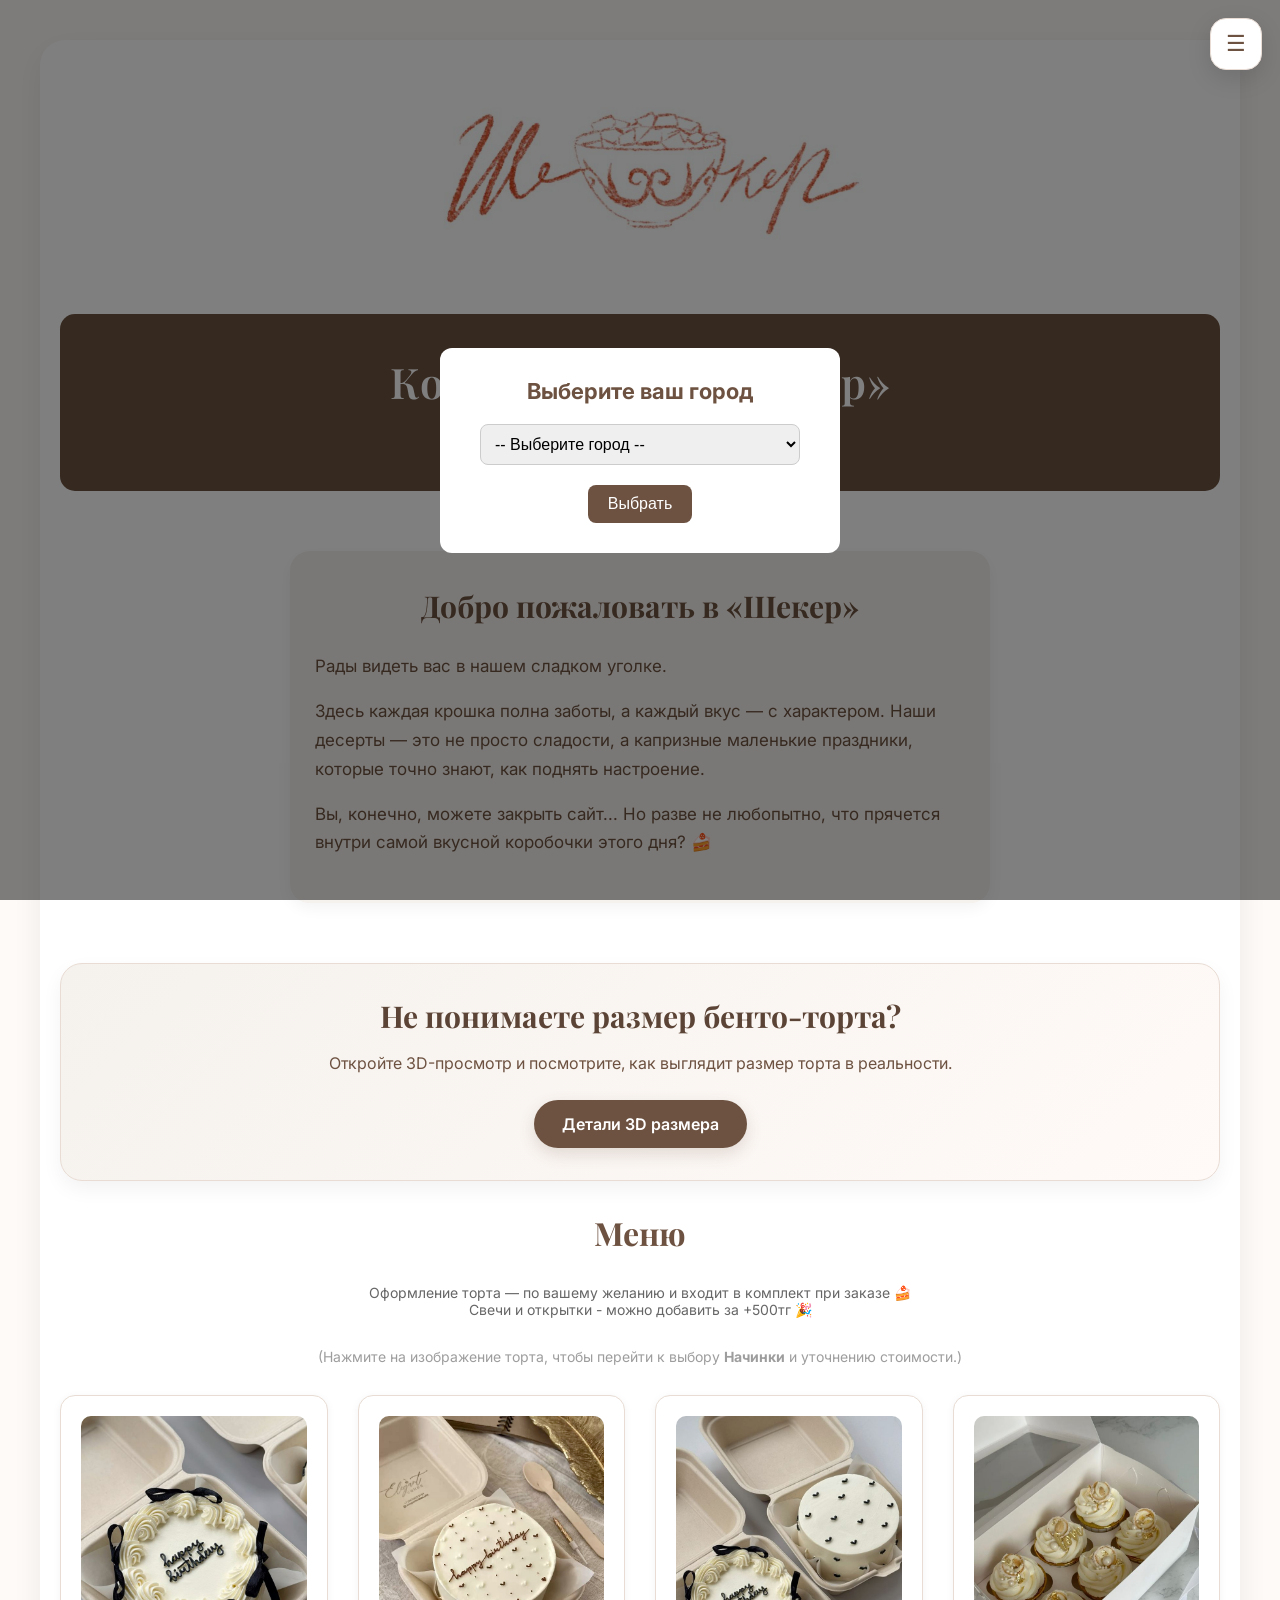
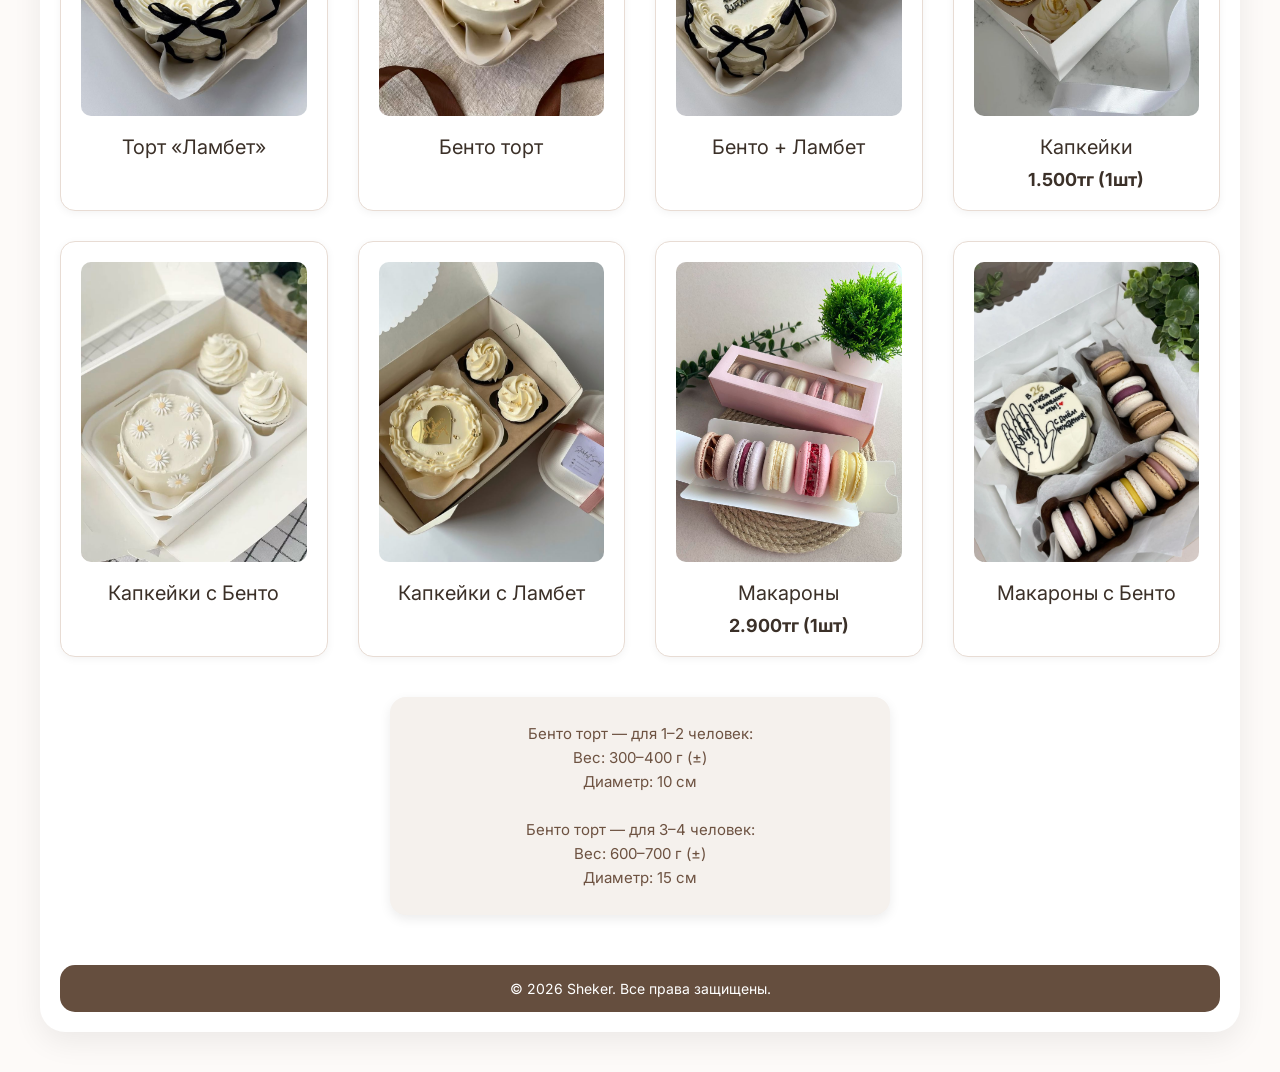
<file: index.html>
<!DOCTYPE html>
<html lang="ru">
<head>
  <meta charset="UTF-8" />
  <meta name="viewport" content="width=device-width, initial-scale=1.0"/>
  <title>Кондитерская Шекер - Главная</title>

  <link href="https://fonts.googleapis.com/css2?family=Inter:wght@400;500&family=Playfair+Display:wght@600&display=swap" rel="stylesheet">

  <!-- Основные стили сайта -->
  <link rel="stylesheet" href="main.css">

  <!-- Стили профиля -->
  <link rel="stylesheet" href="profile.css">
</head>

<body>

  <!-- Модал города -->
  <div class="modal" id="cityModal">
    <div class="modal-content">
      <h2>Выберите ваш город</h2>
      <select id="citySelect">
        <option disabled selected>-- Выберите город --</option>
        <option>Алматы</option>
        <option>Астана</option>
        <option>Шымкент</option>
        <option>Караганда</option>
        <option>Актобе</option>
        <option>Тараз</option>
        <option>Усть-Каменогорск</option>
        <option>Костанай</option>
        <option>Павлодар</option>
        <option>Атырау</option>
        <option>Кызылорда</option>
        <option>Уральск</option>
        <option>Петропавловск</option>
        <option>Семей</option>
      </select>
      <button id="cityChooseBtn">Выбрать</button>
    </div>
  </div>

  <!-- Сообщение -->
  <div class="city-message" id="cityMessage"></div>

  <main>
    <div class="wrapper">
      <header>
        <div class="header-wrapper">
          <img src="sheker.jpeg" alt="Кондитерская Шекер" width="450" height="200">
        </div>
      </header>

      <div class="hero">
        <h1>Кондитерская «Шекер»</h1>
        <nav>
          <a href="#top">Главная</a>
          <a href="#catalog">Меню</a>
          <a href="projectNA3.html">Начинки</a>
          <a href="projectNA4.html">Связь</a>
        </nav>
      </div>

     <section class="hero-text"> <h2>Добро пожаловать в «Шекер»</h2> <p>Рады видеть вас в нашем сладком уголке. </p> <p>Здесь каждая крошка полна заботы, а каждый вкус — с характером. Наши десерты — это не просто сладости, а капризные маленькие праздники, которые точно знают, как поднять настроение.</p> <p>Вы, конечно, можете закрыть сайт... Но разве не любопытно, что прячется внутри самой вкусной коробочки этого дня? 🍰</p> </section>

      <section id="catalog">
       <section class="size-3d-preview">
  <div class="size-3d-box">
    <div class="size-3d-text">
      <h2>Не понимаете размер бенто-торта?</h2>
      <p>
        Откройте 3D-просмотр и посмотрите, как выглядит размер торта в реальности.
      </p>
      <a href="cake-size-3d.html" class="size-3d-btn">Детали 3D размера</a>
    </div>
  </div>
</section> 
        <h1 class="catalog-title">Меню</h1>

        <p class="info-text">
          Оформление торта — по вашему желанию и входит в комплект при заказе 🍰<br>
          Свечи и открытки - можно добавить за +500тг 🎉
        </p>

        <p class="info-text light">
          (Нажмите на изображение торта, чтобы перейти к выбору <strong>Начинки</strong> и уточнению стоимости.)
        </p>
<!-- Анимация -->
    <div class="cake-left"><img src="cake.PNG" alt="cake" width="50" height="50"></div>
    <div class="cake-right"><img src="cake.PNG" alt="cake" width="50" height="50"></div>
    <div class="cake-left delay1"><img src="cake.PNG" alt="cake" width="50" height="50"></div>
    <div class="cake-right delay2"><img src="cake.PNG" alt="cake" width="50" height="50"></div>
    <div class="cake-left delay3"><img src="cake.PNG" alt="cake" width="50" height="50"></div>
    <div class="cake-right delay4"><img src="cake.PNG" alt="cake" width="50" height="50"></div>
    
        <div class="product-grid">
          <div class="product-card">
            <a href="projectNA3.html?cake=lambet"><img src="lambet.jpg" alt="Ламбет"></a>
            <div class="product-name">Торт «Ламбет»</div>
          </div>

          <div class="product-card">
            <a href="projectNA3.html?cake=bento"><img src="benn.jpg" alt="Бенто"></a>
            <div class="product-name">Бенто торт</div>
          </div>

          <div class="product-card">
            <a href="projectNA3.html?cake=lamben"><img src="lamben.jpg" alt="Бенто + Ламбет"></a>
            <div class="product-name">Бенто + Ламбет</div>
          </div>

          <div class="product-card">
            <a href="projectNA3.html?cake=cupcake"><img src="cape.jpg" alt="Капкейки"></a>
            <div class="product-name">Капкейки</div>
            <div class="product-price">1.500тг (1шт)</div>
          </div>

          <div class="product-card">
            <a href="projectNA3.html?cake=capeben"><img src="capeben.jpg" alt="Капкейки с Бенто"></a>
            <div class="product-name">Капкейки с Бенто</div>
          </div>

          <div class="product-card">
            <a href="projectNA3.html?cake=capelambet"><img src="capelambet.jpg" alt="Капкейки с Ламбет"></a>
            <div class="product-name">Капкейки с Ламбет</div>
          </div>

          <div class="product-card">
            <a href="projectNA3.html?cake=macarons"><img src="macaroon.jpeg" alt="Макарон"></a>
            <div class="product-name">Макароны</div>
            <div class="product-price">2.900тг (1шт)</div>
          </div>

          <div class="product-card">
            <a href="projectNA3.html?cake=becmaca"><img src="benmaca.jpeg" alt="Макароны с Бенто"></a>
            <div class="product-name">Макароны с Бенто</div>
          </div>
        </div>

        <div class="cake-info-box">
          Бенто торт — для 1–2 человек:<br>
          Вес: 300–400 г (±)<br>
          Диаметр: 10 см<br><br>
          Бенто торт — для 3–4 человек:<br>
          Вес: 600–700 г (±)<br>
          Диаметр: 15 см
        </div>
      </section>

      <footer>
        © 2026 Sheker. Все права защищены.
      </footer>
    </div>
  </main>

  <!-- ===== Профиль (один и тот же блок на всех страницах) ===== -->
  <div id="shekerSidebar">
    <button id="shekerBurger" aria-label="Открыть меню">☰</button>
    <div id="shekerMenu" class="hidden">
      <button data-action="profile">👤 Профиль</button>
      <button data-action="settings">⚙️ Настройки</button>
      <button data-action="lang">🌐 Язык</button>
      <button data-action="support">💬 Поддержка</button>
      <button data-action="logout" class="danger">🚪 Выход</button>
    </div>
  </div>

  <div id="shekerAuthPrompt" class="hidden">
    <div class="box">
      <div class="title">Добро пожаловать в «Шекер» 🤎</div>
      <div class="text">
        Чтобы увидеть весь ассортимент, выбрать начинки и оформить заказ,
        пожалуйста, войдите в аккаунт или зарегистрируйтесь.
      </div>
      <button id="shekerOpenAuth">Войти</button>
    </div>
  </div>

  <div id="shekerAuthModal" class="hidden">
    <div class="sheker-auth-window">
      <div class="modalHead">
        <div class="modalTitle">Профиль</div>
        <div class="headBtns">
          <button id="shekerEditBtn" class="iconBtn" aria-label="Редактировать">✏️</button>
          <button id="shekerAuthClose" class="iconBtn" aria-label="Закрыть">✕</button>
        </div>
      </div>

      <div id="shekerProfileView" class="profileView">
        <div class="row"><span class="k">Фамилия</span><span class="v" id="viewLastName">—</span></div>
        <div class="row"><span class="k">Имя</span><span class="v" id="viewFirstName">—</span></div>
        <div class="row"><span class="k">Телефон</span><span class="v" id="viewPhone">—</span></div>
        <div class="row"><span class="k">Почта</span><span class="v" id="viewEmail">—</span></div>
        <div class="hint">Чтобы изменить данные, нажмите ✏️.</div>
      </div>

      <div id="shekerProfileEdit" class="profileEdit hidden">
        <div class="grid">
          <label>Фамилия <input id="shekerLastName" type="text"></label>
          <label>Имя <input id="shekerFirstName" type="text"></label>
          <label>Телефон <input id="shekerPhone" type="tel"></label>
          <label>Почта <input id="shekerEmail" type="email"></label>
        </div>
        <div class="actions">
          <button id="shekerSaveAuth">Сохранить</button>
        </div>
        <div class="hint">Данные сохраняются на этом устройстве.</div>
      </div>
    </div>
  </div>

  <div id="shekerToast" class="hidden">
    <div class="toastText" id="shekerToastText">Успешно вошли! Приятного выбора 🎂</div>
  </div>

  <!-- Скрипты -->
  <script src="city.js"></script>
  <script src="profile.js"></script>
</body>
</html>
</file>
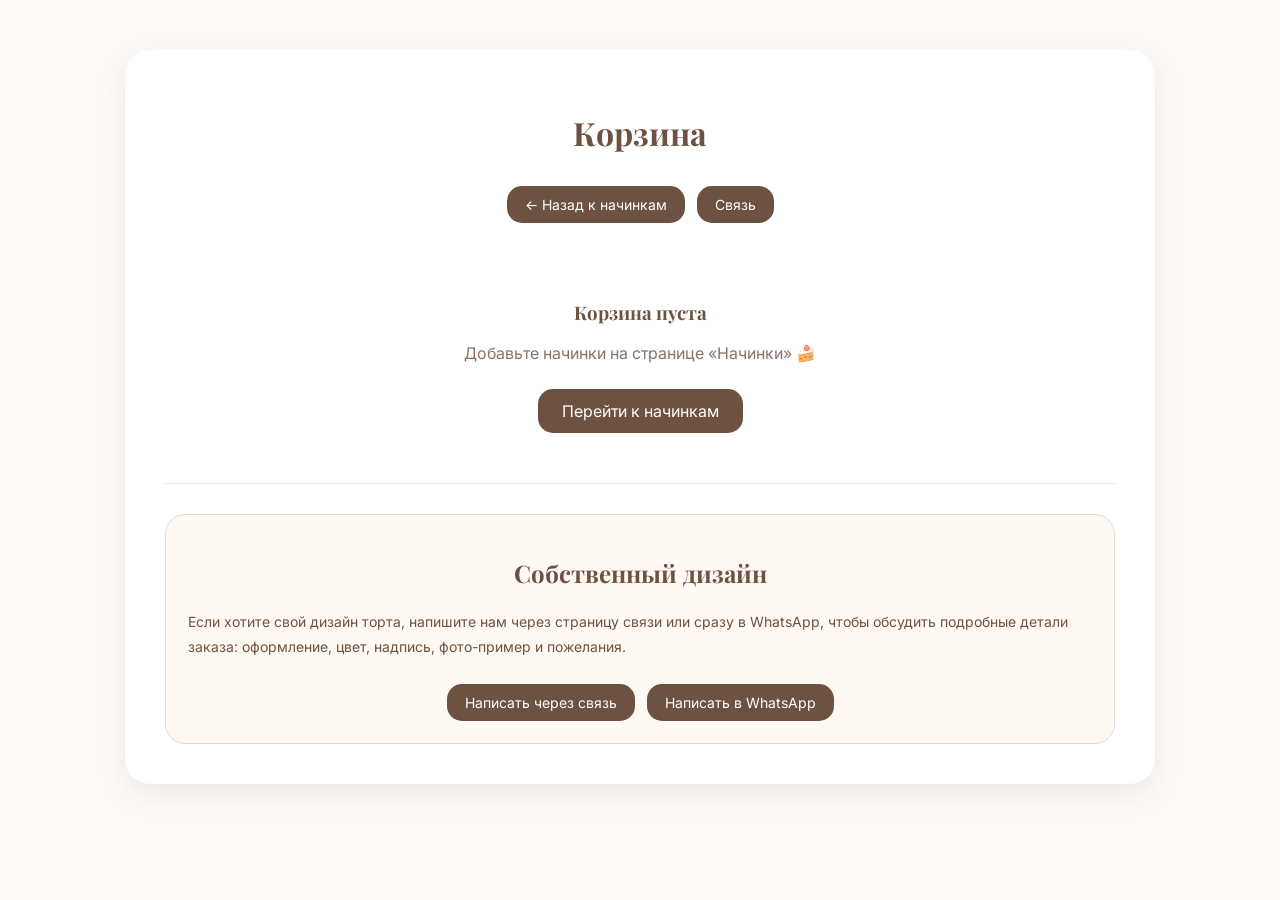
<file: cart.html>
<!DOCTYPE html>
<html lang="ru">
<head>
  <meta charset="UTF-8">
  <title>Корзина — Шекер</title>
  <meta name="viewport" content="width=device-width, initial-scale=1.0">

  <link href="https://fonts.googleapis.com/css2?family=Inter:wght@400;500;600&family=Playfair+Display:wght@600&display=swap" rel="stylesheet">

  <style>
    body {
      margin: 0;
      font-family: 'Inter', sans-serif;
      background: #fdfaf8;
      color: #6d5241;
    }

    .wrapper {
      max-width: 950px;
      margin: 50px auto;
      background: white;
      border-radius: 25px;
      padding: 40px;
      box-shadow: 0 10px 30px rgba(0,0,0,0.08);
    }

    h1, h2, h3 {
      text-align: center;
      font-family: 'Playfair Display', serif;
    }

    .top-actions {
      display: flex;
      justify-content: center;
      gap: 12px;
      flex-wrap: wrap;
      margin: 18px 0 28px;
    }

    .btn {
      padding: 12px 24px;
      background: #6d5241;
      color: white;
      border: none;
      border-radius: 15px;
      font-size: 16px;
      cursor: pointer;
      margin-top: 10px;
      display: inline-block;
      text-decoration: none;
      transition: 0.2s ease;
    }

    .btn:hover {
      background: #5a4032;
    }

    .btn-small {
      padding: 10px 18px;
      font-size: 14px;
    }

    .btn-light {
      background: #fff0e8;
      color: #6d5241;
    }

    .cart-item {
      display: flex;
      gap: 20px;
      align-items: center;
      margin-bottom: 24px;
      padding-bottom: 20px;
      border-bottom: 1px solid #f0e4dd;
    }

    .cart-item img {
      width: 120px;
      height: 120px;
      border-radius: 20px;
      object-fit: cover;
    }

    .price {
      font-size: 18px;
      font-weight: bold;
    }

    .section {
      display: none;
      margin-top: 40px;
    }

    .summary-box {
      background: #fff8f3;
      border: 1px solid #ead8cc;
      border-radius: 20px;
      padding: 22px;
      margin-bottom: 30px;
      display: none;
    }

    .summary-grid {
      display: grid;
      grid-template-columns: 1fr 1fr;
      gap: 16px;
      margin-top: 16px;
    }

    .summary-card {
      background: white;
      border: 1px solid #eadfd7;
      border-radius: 16px;
      padding: 16px;
    }

    .summary-card p {
      margin: 0;
      line-height: 1.7;
      font-size: 14px;
    }

    .filling-list {
      list-style: none;
      padding-left: 0;
      margin-top: 12px;
    }

    .filling-list li {
      padding: 8px 0;
      border-bottom: 1px dashed #ead8cc;
      display: flex;
      justify-content: space-between;
      gap: 10px;
      font-size: 14px;
    }

    .filling-list li:last-child {
      border-bottom: none;
    }

    .extras-box {
      display: none;
      margin: 20px 0 25px;
      padding: 18px;
      border-radius: 18px;
      background: #fff8f3;
      border: 1px solid #ead8cc;
    }

    .extras-row {
      display: none;
      margin-top: 12px;
      font-size: 15px;
      color: #6d5241;
    }

    .pay-box {
      max-width: 420px;
      margin: 0 auto;
      display: flex;
      flex-direction: column;
      gap: 10px;
    }

    .pay-box button {
      width: 100%;
      padding: 10px;
      border-radius: 12px;
      border: none;
      background: #f3ece7;
      color: #6d5241;
      cursor: pointer;
      font-size: 15px;
    }

    .timeline {
      margin: 40px 0;
      position: relative;
    }

    .line {
      height: 4px;
      background: #e0d4cc;
      border-radius: 5px;
      position: relative;
    }

    .cake {
      position: absolute;
      top: -18px;
      left: 0%;
      font-size: 28px;
      transition: left 0.5s ease;
    }

    .steps {
      display: flex;
      justify-content: space-between;
      font-size: 14px;
      margin-top: 10px;
    }

    .address input {
      width: calc(100% - 20px);
      padding: 10px;
      margin-top: 8px;
      border-radius: 10px;
      border: 1px solid #ddd;
      font-family: 'Inter', sans-serif;
    }

    .saved-address {
      padding: 12px;
      background: #f3ece7;
      border-radius: 12px;
      margin-top: 10px;
    }

    iframe {
      width: 100%;
      height: 300px;
      border-radius: 20px;
      border: none;
      margin-top: 20px;
    }

    .custom-design-box {
      background: #fff8f3;
      border: 1px solid #ead8cc;
      border-radius: 20px;
      padding: 22px;
      margin-top: 30px;
    }

    .custom-design-box p {
      line-height: 1.8;
      font-size: 14px;
      margin: 10px 0 14px;
    }

    .custom-design-actions {
      display: flex;
      gap: 12px;
      flex-wrap: wrap;
      justify-content: center;
    }

    .empty-box {
      text-align: center;
      width: 100%;
      padding: 30px 0;
    }

    @media (max-width: 760px) {
      .wrapper {
        margin: 20px 12px;
        padding: 22px 16px;
      }

      .cart-item {
        flex-direction: column;
        text-align: center;
      }

      .summary-grid {
        grid-template-columns: 1fr;
      }
    }
  </style>
</head>
<body>

<div class="wrapper">
  <h1>Корзина</h1>

  <div class="top-actions">
    <a class="btn btn-small" href="projectNA3.html">← Назад к начинкам</a>
    <a class="btn btn-small" href="projectNA4.html">Связь</a>
  </div>

  <div class="summary-box" id="orderSummary">
    <h2>Детали заказа</h2>

    <div class="summary-grid">
      <div class="summary-card">
        <h3 style="margin-top:0; margin-bottom:10px;">Какой торт</h3>
        <p id="summaryCake">Бенто торт</p>
      </div>

      <div class="summary-card">
        <h3 style="margin-top:0; margin-bottom:10px;">Сколько позиций в заказе</h3>
        <p id="summaryCount">0 шт</p>
      </div>
    </div>

    <div class="summary-card" style="margin-top:16px;">
      <h3 style="margin-top:0; margin-bottom:10px;">Выбранные начинки</h3>
      <ul class="filling-list" id="summaryFillings"></ul>
    </div>

    <div class="summary-card" style="margin-top:16px;">
      <h3 style="margin-top:0; margin-bottom:10px;">Общая сумма</h3>
      <p id="summaryTotal">0 тг</p>
    </div>
  </div>

  <div class="cart-item" id="cartItem"></div>

  <div class="extras-box" id="extrasBox">
    <label style="display:flex; align-items:center; gap:12px; font-size:16px; cursor:pointer;">
      <input type="checkbox" id="extrasCheckbox" style="width:18px; height:18px;">
      Свечи / открытка (+500 тг)
    </label>

    <div class="extras-row" id="extrasRow">
      Добавлено: <strong>Свечи / открытка — 500 тг</strong>
    </div>
  </div>

  <div style="text-align:center;">
    <button class="btn" id="payBtn">Оплатить</button>
  </div>

  <div class="custom-design-box">
    <h2>Собственный дизайн</h2>
    <p>
      Если хотите свой дизайн торта, напишите нам через страницу связи
      или сразу в WhatsApp, чтобы обсудить подробные детали заказа:
      оформление, цвет, надпись, фото-пример и пожелания.
    </p>

    <div class="custom-design-actions">
      <a class="btn btn-small" href="projectNA4.html">Написать через связь</a>
      <a class="btn btn-small" href="https://wa.me/77079756274" target="_blank">Написать в WhatsApp</a>
    </div>
  </div>

  <!-- PAYMENT -->
  <div class="section" id="payment">
    <h2>Способ оплаты</h2>
    <div class="pay-box">
     <button onclick="fakePay('Kaspi')">Kaspi</button>
<button onclick="fakePay('Halyk Bank')">Halyk Bank</button>
<button onclick="fakePay('Freedom Bank')">Freedom Bank</button>
<button onclick="fakePay('Eurasian Bank')">Eurasian Bank</button>
      <button>Ввести карту вручную</button>
    </div>
  </div>

  <!-- SUCCESS -->
  <div class="section" id="success">
    <h2>✅ Заказ подтверждён</h2>

    <div class="timeline">
      <div class="line">
        <div class="cake" id="cake">🍰</div>
      </div>
      <div class="steps">
        <span>Подтверждён</span>
        <span>Готовится</span>
        <span>Готово</span>
      </div>
    </div>
  </div>

  <!-- DELIVERY -->
  <div class="section" id="delivery">
    <h2>Как получить заказ?</h2>
    <div style="text-align:center;">
      <button class="btn btn-small" onclick="showPickup()">Самовывоз</button>
      <button class="btn btn-small" onclick="showCourier()">Курьер</button>
    </div>
  </div>

  <!-- PICKUP -->
  <div class="section" id="pickupSection">
    <p><strong>Заказ №12</strong></p>
    <p>г. Астана, ул. Кунаева, 12</p>
  </div>

  <!-- COURIER -->
  <div class="section" id="courierSection">
    <div class="address" id="addressInput">
      <input placeholder="Улица, дом">
      <input placeholder="Квартира">
      <input placeholder="Подъезд">
      <input placeholder="Этаж">
      <button class="btn btn-small" onclick="saveAddress()">Сохранить адрес</button>
    </div>

    <div class="section" id="courierStatus">
      <p>🚚 Ищем курьера...</p>
    </div>

    <div class="section" id="courierInfo">
      <p>👤 Арман, курьер в пути к вам</p>
      <button class="btn btn-small" onclick="showMap()">Показать карту</button>
    </div>

    <div class="section" id="map">
      <iframe src="https://www.google.com/maps?q=Астана%20Кунаева%2012&output=embed"></iframe>
    </div>
  </div>
</div>

<script>
  const cartItemEl = document.getElementById('cartItem');
  const orderSummary = document.getElementById('orderSummary');
  const summaryCake = document.getElementById('summaryCake');
  const summaryCount = document.getElementById('summaryCount');
  const summaryFillings = document.getElementById('summaryFillings');
  const summaryTotal = document.getElementById('summaryTotal');

  const extrasBox = document.getElementById('extrasBox');
  const extrasCheckbox = document.getElementById('extrasCheckbox');
  const extrasRow = document.getElementById('extrasRow');

  const payBtn = document.getElementById('payBtn');
  const payment = document.getElementById('payment');
  const success = document.getElementById('success');
  const delivery = document.getElementById('delivery');
  const cake = document.getElementById('cake');

  function getCart() {
    try {
      return JSON.parse(localStorage.getItem('cartItems') || '[]');
    } catch {
      return [];
    }
  }

  function saveCart(items) {
    localStorage.setItem('cartItems', JSON.stringify(items));
  }

  function getExtras() {
    return localStorage.getItem('cartExtras') === '1';
  }

  function saveExtras(value) {
    localStorage.setItem('cartExtras', value ? '1' : '0');
  }

  function formatTg(n) {
    return Number(n).toString().replace(/\B(?=(\d{3})+(?!\d))/g, ' ') + ' тг';
  }

  function totalSum(cart) {
    let total = cart.reduce((sum, i) => sum + i.price * i.qty, 0);
    if (getExtras()) total += 500;
    return total;
  }

  function totalCount(cart) {
    return cart.reduce((sum, i) => sum + i.qty, 0);
  }

  function getSelectedCakeName() {
    return localStorage.getItem('selectedCakeName') || 'Бенто торт';
  }

  function renderSummary(cart) {
    if (!cart.length) {
      orderSummary.style.display = 'none';
      return;
    }

    orderSummary.style.display = 'block';
    summaryCake.textContent = getSelectedCakeName();
    summaryCount.textContent = `${totalCount(cart)} шт`;
    summaryTotal.textContent = formatTg(totalSum(cart));

    let html = cart.map(item => `
      <li>
        <span>${item.name} × ${item.qty}</span>
        <strong>${formatTg(item.price * item.qty)}</strong>
      </li>
    `).join('');

    if (getExtras()) {
      html += `
        <li>
          <span>Свечи / открытка × 1</span>
          <strong>${formatTg(500)}</strong>
        </li>
      `;
    }

    summaryFillings.innerHTML = html;
  }

  function renderCart() {
    const cart = getCart();
    const hasExtras = getExtras();

    renderSummary(cart);

    if (!cart.length) {
      cartItemEl.innerHTML = `
        <div class="empty-box">
          <h3 style="font-family:'Playfair Display',serif;">Корзина пуста</h3>
          <p style="margin-top:8px; opacity:.8;">Добавьте начинки на странице «Начинки» 🍰</p>
          <a class="btn" style="text-decoration:none;" href="projectNA3.html">Перейти к начинкам</a>
        </div>
      `;
      payBtn.style.display = 'none';
      extrasBox.style.display = 'none';
      return;
    }

    payBtn.style.display = 'inline-block';
    extrasBox.style.display = 'block';
    extrasCheckbox.checked = hasExtras;
    extrasRow.style.display = hasExtras ? 'block' : 'none';

    cartItemEl.innerHTML = `
      <div style="width:100%;">
        ${cart.map(item => `
          <div class="cart-item">
            <img src="${item.image}" alt="${item.name}">
            <div style="flex:1;">
              <h3 style="margin:0 0 6px; text-align:left; font-family:Inter,sans-serif;">${item.name}</h3>
              <div class="price">${formatTg(item.price)}</div>

              <div style="display:flex; align-items:center; gap:10px; margin-top:10px; flex-wrap:wrap;">
                <button class="btn btn-small" onclick="decQty('${item.id}')">−</button>
                <div style="min-width:34px; text-align:center; font-weight:600;">${item.qty}</div>
                <button class="btn btn-small" onclick="incQty('${item.id}')">+</button>

                <button class="btn btn-small btn-light" style="margin-left:auto;" onclick="removeItem('${item.id}')">
                  Удалить
                </button>
              </div>

              <div style="margin-top:10px; opacity:.9;">
                Сумма: <strong>${formatTg(item.price * item.qty)}</strong>
              </div>
            </div>
          </div>
        `).join('')}

        ${hasExtras ? `
          <div class="cart-item" style="background:#fff8f3; border-radius:18px; padding:18px;">
            <div style="flex:1;">
              <h3 style="margin:0 0 6px; text-align:left; font-family:Inter,sans-serif;">Свечи / открытка</h3>
              <div class="price">${formatTg(500)}</div>
              <div style="margin-top:10px; opacity:.9;">Дополнение к заказу</div>
            </div>
          </div>
        ` : ''}

        <div style="border-top:1px solid #eee; padding-top:18px; display:flex; justify-content:space-between; align-items:center; flex-wrap:wrap; gap:12px;">
          <div style="font-size:18px; font-weight:700;">
            Итого: ${formatTg(totalSum(cart))}
          </div>

          <button class="btn btn-small btn-light" onclick="clearCart()">
            Очистить корзину
          </button>
        </div>
      </div>
    `;
  }

  window.incQty = function(id) {
    const cart = getCart();
    const item = cart.find(i => i.id === id);
    if (!item) return;
    item.qty += 1;
    saveCart(cart);
    renderCart();
  }

  window.decQty = function(id) {
    const cart = getCart();
    const item = cart.find(i => i.id === id);
    if (!item) return;

    item.qty -= 1;

    if (item.qty <= 0) {
      saveCart(cart.filter(i => i.id !== id));
    } else {
      saveCart(cart);
    }

    renderCart();
  }

  window.removeItem = function(id) {
    saveCart(getCart().filter(i => i.id !== id));
    renderCart();
  }

  window.clearCart = function() {
    localStorage.removeItem('cartItems');
    localStorage.removeItem('cartExtras');
    renderCart();
  }

  extrasCheckbox.addEventListener('change', function () {
    saveExtras(this.checked);
    renderCart();
  });

  payBtn.onclick = () => {
    payment.style.display = 'block';
  };

  window.fakePay = function(bankName) {
    alert(`Оплата через ${bankName} успешно выполнена ✅`);

    success.style.display = 'block';
    cake.style.left = '0%';

    setTimeout(() => {
      cake.style.left = '50%';

      setTimeout(() => {
        cake.style.left = '95%';

        setTimeout(() => {
          delivery.style.display = 'block';
        }, 500);

      }, 2000);

    }, 1000);
  }

  window.showPickup = function() {
    document.getElementById('pickupSection').style.display = 'block';
  }

  window.showCourier = function() {
    document.getElementById('courierSection').style.display = 'block';
  }

  window.saveAddress = function() {
    const addrDiv = document.getElementById('addressInput');
    const inputs = addrDiv.querySelectorAll('input');
    let fullAddr = '';

    inputs.forEach(inp => {
      fullAddr += inp.value + ', ';
    });

    fullAddr = fullAddr.slice(0, -2);

    addrDiv.innerHTML = `<div class="saved-address"><strong>Адрес доставки:</strong> ${fullAddr}</div>`;

    document.getElementById('courierStatus').style.display = 'block';

    setTimeout(() => {
      document.getElementById('courierStatus').innerHTML = '✅ Курьер найден';
      document.getElementById('courierInfo').style.display = 'block';
    }, 3000);
  }

  window.showMap = function() {
    document.getElementById('map').style.display = 'block';
  }

  renderCart();
</script>

</body>
</html>
</file>
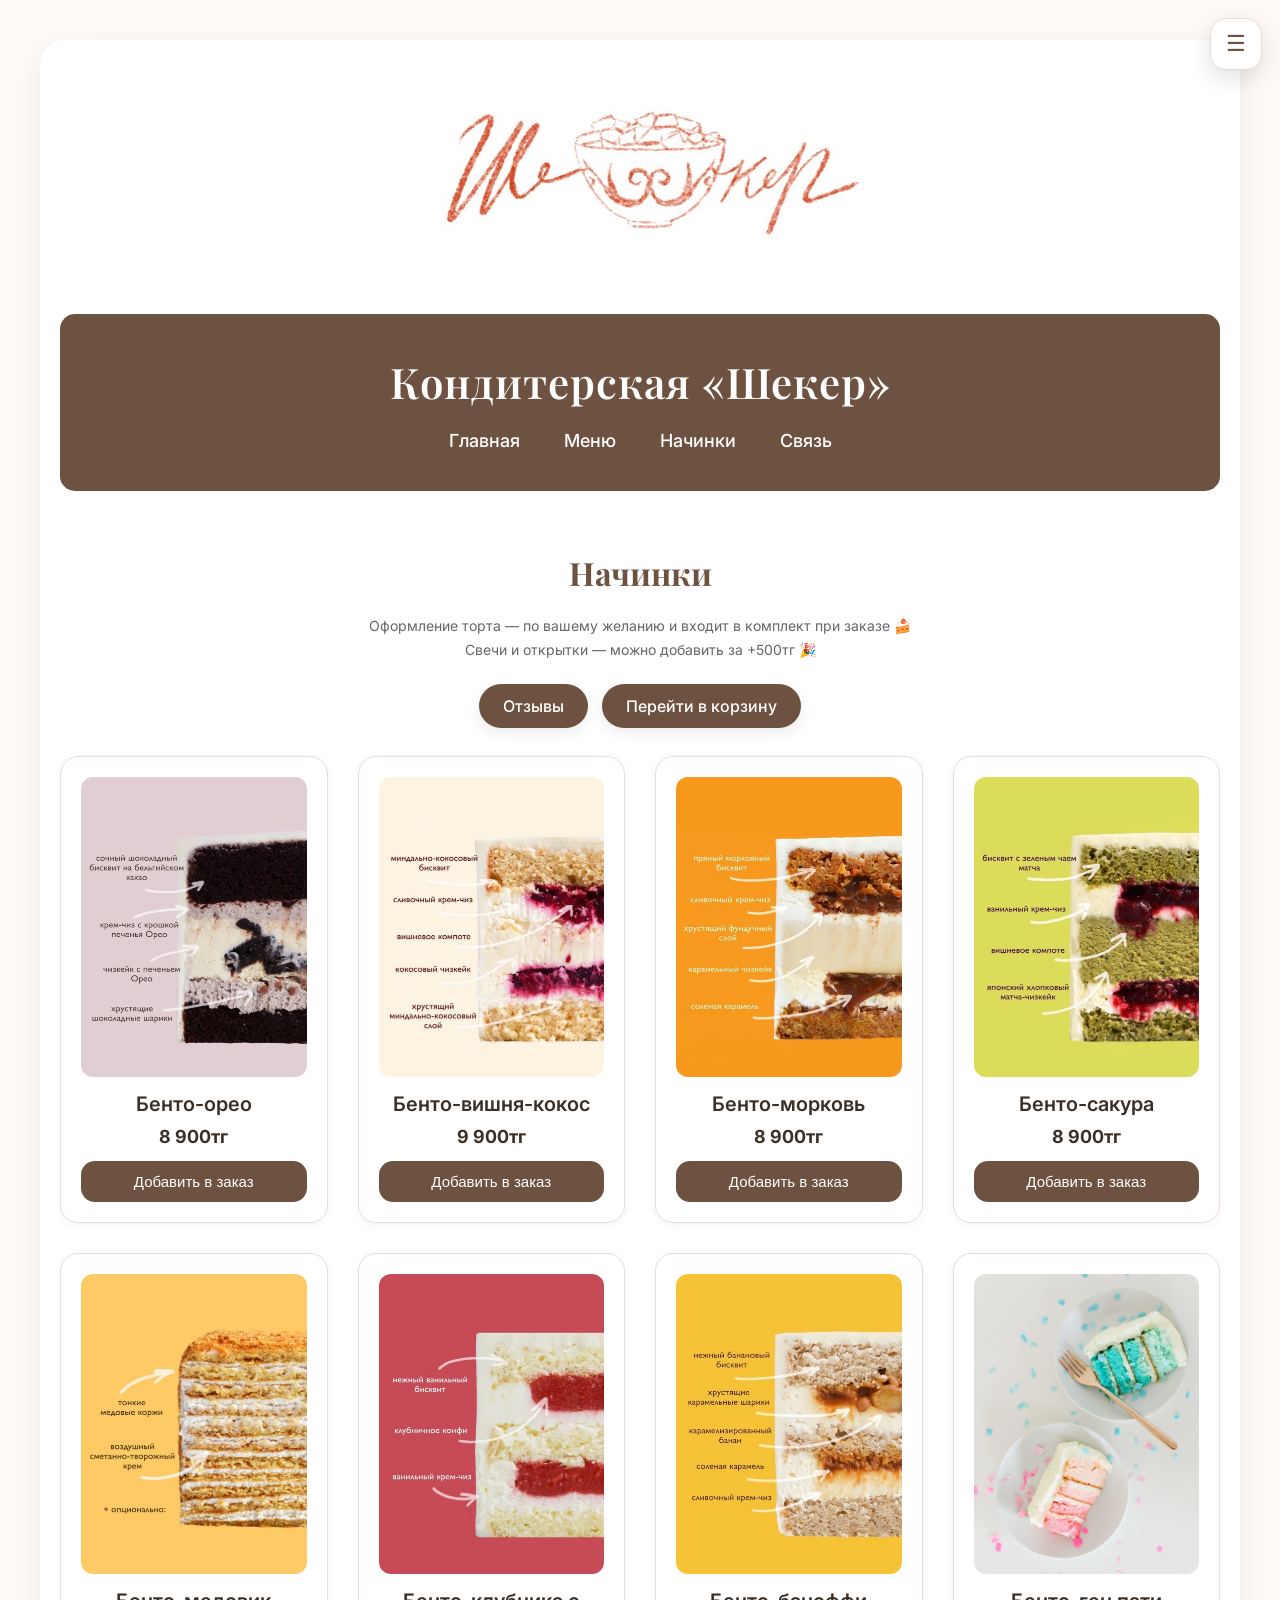
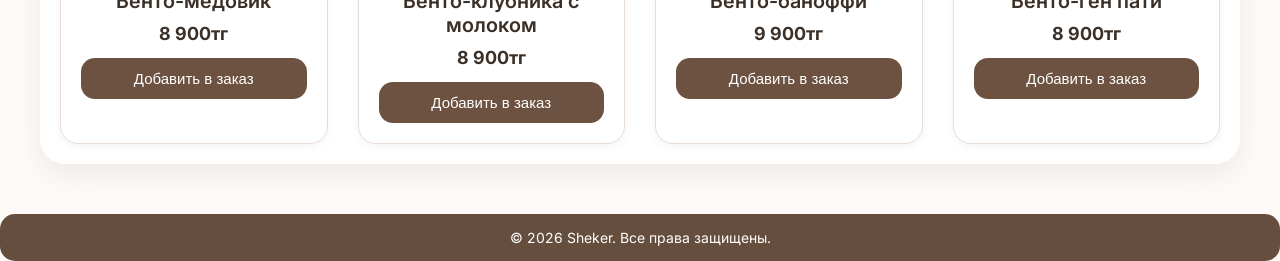
<file: projectNA3.html>
<!DOCTYPE html>
<html lang="ru">
<head>
  <meta charset="UTF-8" />
  <meta name="viewport" content="width=device-width, initial-scale=1.0"/>
  <title>Начинки — Кондитерская Шекер</title>

  <link href="https://fonts.googleapis.com/css2?family=Inter:wght@400;500;600&family=Playfair+Display:wght@600&display=swap" rel="stylesheet">
  <link rel="stylesheet" href="profile.css">

  <style>
    *{
      box-sizing:border-box;
      margin:0;
      padding:0;
    }

    body{
      font-family:'Inter',sans-serif;
      background-color:#fdfaf8;
      color:#6d5241;
      overflow-x:hidden;
      scroll-behavior:smooth;
    }

    .wrapper{
      max-width:1200px;
      margin:40px auto;
      padding:20px;
      border-radius:25px;
      background:white;
      box-shadow:0 10px 30px rgba(0,0,0,0.07);
      overflow:hidden;
      position:relative;
      z-index:1;
    }

    header{
      background:white;
      text-align:center;
      padding:10px 0;
    }

    .hero{
      background-color:#6d5241;
      border-radius:15px;
      padding:40px 20px;
      margin-top:30px;
      color:white;
      text-align:center;
    }

    .hero h1{
      font-family:'Playfair Display',serif;
      font-size:42px;
      font-weight:600;
      margin-bottom:20px;
      letter-spacing:1px;
    }

    nav a{
      color:white;
      margin:0 20px;
      text-decoration:none;
      font-size:18px;
      font-weight:500;
      transition:all 0.3s;
    }

    nav a:hover{
      text-decoration:underline;
    }

    footer{
      background-color:#654e3e;
      color:white;
      text-align:center;
      padding:15px;
      border-radius:15px;
      margin-top:50px;
      font-size:14px;
    }

    /* падающие тортики */
    .cake-left, .cake-right{
      position:fixed;
      z-index:0;
      pointer-events:none;
      animation:falling 6s linear infinite;
    }

    .cake-left{ left:5vw; top:-50px; }
    .cake-right{ right:5vw; top:-50px; }
    .delay1{ left:15vw; animation-delay:1s; }
    .delay2{ right:15vw; animation-delay:2s; }
    .delay3{ left:25vw; animation-delay:3s; }
    .delay4{ right:25vw; animation-delay:4s; }

    @keyframes falling{
      0%{ transform:translateY(-50px) rotate(0deg); opacity:0; }
      10%{ opacity:1; }
      50%{ transform:translateY(50vh) rotate(180deg); opacity:1; }
      100%{ transform:translateY(110vh) rotate(360deg); opacity:0; }
    }

    #catalog{
      margin-top:60px;
    }

    .catalog-title{
      text-align:center;
      font-size:32px;
      margin:30px 0 20px;
      font-family:'Playfair Display',serif;
    }

    .catalog-subtext{
      font-size:14px;
      color:#666;
      text-align:center;
      margin:10px 20px 22px;
      line-height:1.7;
    }

    .top-actions{
      text-align:center;
      margin-bottom:28px;
      display:flex;
      justify-content:center;
      gap:14px;
      flex-wrap:wrap;
    }

    .reviews-btn,
    .cart-link-btn,
    .whatsapp-btn,
    .contact-btn{
      display:inline-block;
      padding:12px 24px;
      background-color:#6d5241;
      color:white;
      border-radius:999px;
      text-decoration:none;
      font-weight:500;
      transition:0.25s ease;
      box-shadow:0 5px 15px rgba(0,0,0,0.08);
      border:none;
      cursor:pointer;
    }

    .reviews-btn:hover,
    .cart-link-btn:hover,
    .whatsapp-btn:hover,
    .contact-btn:hover{
      background-color:#5a4336;
      transform:translateY(-2px);
    }

    .selected-cake-box{
      max-width:820px;
      margin:0 auto 28px;
      background:#f5f1ed;
      border:1px solid #eadfd7;
      border-radius:20px;
      padding:20px 22px;
      box-shadow:0 4px 12px rgba(0,0,0,0.04);
    }

    .selected-cake-title{
      font-family:'Playfair Display',serif;
      font-size:24px;
      margin-bottom:8px;
      text-align:center;
      color:#4d3a2f;
    }

    .selected-cake-text{
      text-align:center;
      font-size:15px;
      line-height:1.7;
      color:#6d5241;
    }

    .product-grid{
      display:grid;
      grid-template-columns:repeat(auto-fit,minmax(250px,1fr));
      gap:30px;
    }

    .product-card{
      background-color:#fff;
      padding:20px;
      border-radius:18px;
      text-align:center;
      box-shadow:0 2px 8px rgba(0,0,0,0.05);
      border:1px solid #e8dcd4;
      transition:transform 0.25s, box-shadow 0.25s;
      cursor:pointer;
      position:relative;
    }

    .product-card:hover{
      transform:translateY(-8px);
      box-shadow:0 10px 25px rgba(0,0,0,0.08);
    }

    .product-card img{
      width:100%;
      height:300px;
      object-fit:cover;
      border-radius:12px;
      display:block;
    }

    .product-name{
      font-size:20px;
      margin:15px 0 10px;
      color:#3b3028;
      font-weight:600;
    }

    .product-price{
      font-weight:bold;
      color:#3b3028;
      font-size:18px;
      margin-bottom:14px;
    }

    .add-btn{
      width:100%;
      padding:12px 16px;
      border:none;
      border-radius:14px;
      background:#6d5241;
      color:white;
      font-size:15px;
      font-weight:500;
      cursor:pointer;
      transition:0.25s ease;
    }

    .add-btn:hover{
      background:#573f31;
    }

    .mini-cart{
      position:fixed;
      bottom:25px;
      right:25px;
      background:white;
      border-radius:20px;
      padding:12px 16px;
      display:none;
      align-items:center;
      gap:12px;
      box-shadow:0 8px 25px rgba(0,0,0,0.15);
      cursor:pointer;
      z-index:1000;
      animation:slideUp 0.35s ease;
      min-width:260px;
    }

    .mini-cart img{
      width:52px;
      height:52px;
      border-radius:12px;
      object-fit:cover;
    }

    .mini-title{
      font-size:14px;
      font-weight:600;
      color:#3b3028;
      margin-bottom:4px;
    }

    .mini-price{
      font-size:13px;
      color:#6d5241;
    }

    @keyframes slideUp{
      from{
        transform:translateY(30px);
        opacity:0;
      }
      to{
        transform:translateY(0);
        opacity:1;
      }
    }

    .order-details{
      display:none;
      max-width:900px;
      margin:34px auto 0;
      background:#fff8f3;
      border:1px solid #ead8cc;
      border-radius:22px;
      padding:26px 24px;
      box-shadow:0 8px 24px rgba(0,0,0,0.05);
    }

    .order-details h2{
      font-family:'Playfair Display',serif;
      font-size:28px;
      text-align:center;
      margin-bottom:20px;
      color:#4d3a2f;
    }

    .details-grid{
      display:grid;
      grid-template-columns:1fr 1fr;
      gap:18px;
      margin-bottom:20px;
    }

    .detail-card{
      background:white;
      border:1px solid #eadfd7;
      border-radius:16px;
      padding:18px;
    }

    .detail-card h3{
      margin-bottom:10px;
      font-size:17px;
      color:#4d3a2f;
    }

    .detail-card p{
      line-height:1.7;
      font-size:14px;
    }

    .filling-list{
      list-style:none;
      padding-left:0;
      margin:0;
    }

    .filling-list li{
      padding:8px 0;
      border-bottom:1px dashed #ead8cc;
      font-size:14px;
      display:flex;
      justify-content:space-between;
      gap:10px;
    }

    .filling-list li:last-child{
      border-bottom:none;
    }

    .custom-design-box{
      background:white;
      border:1px solid #eadfd7;
      border-radius:18px;
      padding:18px;
      margin-top:8px;
    }

    .custom-design-box h3{
      margin-bottom:8px;
      font-size:18px;
      color:#4d3a2f;
    }

    .custom-design-box p{
      font-size:14px;
      line-height:1.8;
      margin-bottom:15px;
    }

    .custom-design-actions{
      display:flex;
      gap:12px;
      flex-wrap:wrap;
    }

    .toast-note{
      position:fixed;
      left:50%;
      bottom:95px;
      transform:translateX(-50%);
      background:#6d5241;
      color:white;
      padding:12px 18px;
      border-radius:999px;
      font-size:14px;
      box-shadow:0 8px 20px rgba(0,0,0,0.18);
      opacity:0;
      pointer-events:none;
      transition:0.25s ease;
      z-index:14000;
    }

    .toast-note.show{
      opacity:1;
      bottom:110px;
    }

    @media (max-width:760px){
      .details-grid{
        grid-template-columns:1fr;
      }

      .hero h1{
        font-size:34px;
      }

      nav a{
        display:inline-block;
        margin:8px 10px;
      }

      .mini-cart{
        right:12px;
        left:12px;
        bottom:12px;
        min-width:auto;
      }
    }
  </style>
</head>
<body>

  <div class="wrapper">
    <header>
      <div class="header-wrapper">
        <img src="sheker.jpeg" alt="Кондитерская Шекер" width="450" height="200">
      </div>
    </header>

    <!-- Анимация -->
    <div class="cake-left"><img src="cake.PNG" alt="cake" width="50" height="50"></div>
    <div class="cake-right"><img src="cake.PNG" alt="cake" width="50" height="50"></div>
    <div class="cake-left delay1"><img src="cake.PNG" alt="cake" width="50" height="50"></div>
    <div class="cake-right delay2"><img src="cake.PNG" alt="cake" width="50" height="50"></div>
    <div class="cake-left delay3"><img src="cake.PNG" alt="cake" width="50" height="50"></div>
    <div class="cake-right delay4"><img src="cake.PNG" alt="cake" width="50" height="50"></div>

    <div class="hero">
      <h1>Кондитерская «Шекер»</h1>
      <nav>
        <a href="index.html">Главная</a>
        <a href="index.html#catalog">Меню</a>
        <a href="projectNA3.html">Начинки</a>
        <a href="projectNA4.html">Связь</a>
      </nav>
    </div>

    <section id="catalog">
      <h1 class="catalog-title">Начинки</h1>

      <p class="catalog-subtext">
        Оформление торта — по вашему желанию и входит в комплект при заказе 🍰<br>
        Свечи и открытки — можно добавить за +500тг 🎉
      </p>

      <div class="top-actions">
        <a href="reviews.html" class="reviews-btn">Отзывы</a>
        <a href="cart.html" class="cart-link-btn">Перейти в корзину</a>
      </div>

     
      <div class="product-grid">
        <div class="product-card" data-id="oreo" data-name="Бенто-орео" data-price="8900" data-image="oreo.jpeg">
          <img src="oreo.jpeg" alt="Орео">
          <div class="product-name">Бенто-орео</div>
          <div class="product-price">8 900тг</div>
          <button class="add-btn">Добавить в заказ</button>
        </div>

        <div class="product-card" data-id="cherry" data-name="Бенто-вишня-кокос" data-price="9900" data-image="cherry.jpeg">
          <img src="cherry.jpeg" alt="Вишня-кокос">
          <div class="product-name">Бенто-вишня-кокос</div>
          <div class="product-price">9 900тг</div>
          <button class="add-btn">Добавить в заказ</button>
        </div>

        <div class="product-card" data-id="carrot" data-name="Бенто-морковь" data-price="8900" data-image="carrot.jpeg">
          <img src="carrot.jpeg" alt="Морковный">
          <div class="product-name">Бенто-морковь</div>
          <div class="product-price">8 900тг</div>
          <button class="add-btn">Добавить в заказ</button>
        </div>

        <div class="product-card" data-id="sakura" data-name="Бенто-сакура" data-price="8900" data-image="sakura.jpeg">
          <img src="sakura.jpeg" alt="Сакура">
          <div class="product-name">Бенто-сакура</div>
          <div class="product-price">8 900тг</div>
          <button class="add-btn">Добавить в заказ</button>
        </div>

        <div class="product-card" data-id="honey" data-name="Бенто-медовик" data-price="8900" data-image="honey.jpeg">
          <img src="honey.jpeg" alt="Медовик">
          <div class="product-name">Бенто-медовик</div>
          <div class="product-price">8 900тг</div>
          <button class="add-btn">Добавить в заказ</button>
        </div>

        <div class="product-card" data-id="strawberry" data-name="Бенто-клубника с молоком" data-price="8900" data-image="strawberry.jpeg">
          <img src="strawberry.jpeg" alt="Клубника">
          <div class="product-name">Бенто-клубника с молоком</div>
          <div class="product-price">8 900тг</div>
          <button class="add-btn">Добавить в заказ</button>
        </div>

        <div class="product-card" data-id="banoffee" data-name="Бенто-баноффи" data-price="9900" data-image="banoffee.jpeg">
          <img src="banoffee.jpeg" alt="Баноффи">
          <div class="product-name">Бенто-баноффи</div>
          <div class="product-price">9 900тг</div>
          <button class="add-btn">Добавить в заказ</button>
        </div>

        <div class="product-card" data-id="genn" data-name="Бенто-ген пати" data-price="8900" data-image="genn.jpeg">
          <img src="genn.jpeg" alt="Ген пати">
          <div class="product-name">Бенто-ген пати</div>
          <div class="product-price">8 900тг</div>
          <button class="add-btn">Добавить в заказ</button>
        </div>
      </div>

      
      </div>
    </section>

    <footer>
      © 2026 Sheker. Все права защищены.
    </footer>
  </div>

  <div class="mini-cart" id="miniCart">
    <img src="oreo.jpeg" alt="Товар">
    <div>
      <div class="mini-title">Товар добавлен</div>
      <div class="mini-price">В корзине: 0 шт</div>
    </div>
  </div>

  <div class="toast-note" id="toastNote">Добавлено в заказ</div>

  <!-- ===== Профиль ===== -->
  <div id="shekerSidebar">
    <button id="shekerBurger" aria-label="Открыть меню">☰</button>
    <div id="shekerMenu" class="hidden">
      <button data-action="profile">👤 Профиль</button>
      <button data-action="settings">⚙️ Настройки</button>
      <button data-action="lang">🌐 Язык</button>
      <button data-action="support">💬 Поддержка</button>
      <button data-action="logout" class="danger">🚪 Выход</button>
    </div>
  </div>

  <div id="shekerAuthPrompt" class="hidden">
    <div class="box">
      <div class="title">Добро пожаловать в «Шекер» 🤎</div>
      <div class="text">
        Чтобы увидеть весь ассортимент, выбрать начинки и оформить заказ,
        пожалуйста, войдите в аккаунт или зарегистрируйтесь.
      </div>
      <button id="shekerOpenAuth">Войти</button>
    </div>
  </div>

  <div id="shekerAuthModal" class="hidden">
    <div class="sheker-auth-window">
      <div class="modalHead">
        <div class="modalTitle">Профиль</div>
        <div class="headBtns">
          <button id="shekerEditBtn" class="iconBtn" aria-label="Редактировать">✏️</button>
          <button id="shekerAuthClose" class="iconBtn" aria-label="Закрыть">✕</button>
        </div>
      </div>

      <div id="shekerProfileView" class="profileView">
        <div class="row"><span class="k">Фамилия</span><span class="v" id="viewLastName">—</span></div>
        <div class="row"><span class="k">Имя</span><span class="v" id="viewFirstName">—</span></div>
        <div class="row"><span class="k">Телефон</span><span class="v" id="viewPhone">—</span></div>
        <div class="row"><span class="k">Почта</span><span class="v" id="viewEmail">—</span></div>
        <div class="hint">Чтобы изменить данные, нажмите ✏️.</div>
      </div>

      <div id="shekerProfileEdit" class="profileEdit hidden">
        <div class="grid">
          <label>Фамилия <input id="shekerLastName" type="text"></label>
          <label>Имя <input id="shekerFirstName" type="text"></label>
          <label>Телефон <input id="shekerPhone" type="tel"></label>
          <label>Почта <input id="shekerEmail" type="email"></label>
        </div>
        <div class="actions">
          <button id="shekerSaveAuth">Сохранить</button>
        </div>
        <div class="hint">Данные сохраняются на этом устройстве.</div>
      </div>
    </div>
  </div>

  <div id="shekerToast" class="hidden">
    <div class="toastText" id="shekerToastText"></div>
  </div>

  <script>
    const miniCart = document.getElementById('miniCart');
    const toastNote = document.getElementById('toastNote');
    const orderDetails = document.getElementById('orderDetails');
    const selectedCakeText = document.getElementById('selectedCakeText');
    const detailsCakeName = document.getElementById('detailsCakeName');
    const detailsCount = document.getElementById('detailsCount');
    const detailsTotal = document.getElementById('detailsTotal');
    const detailsFillingsList = document.getElementById('detailsFillingsList');

    function getCart() {
      try {
        return JSON.parse(localStorage.getItem('cartItems') || '[]');
      } catch {
        return [];
      }
    }

    function saveCart(items) {
      localStorage.setItem('cartItems', JSON.stringify(items));
    }

    function formatTg(n) {
      return Number(n).toString().replace(/\B(?=(\d{3})+(?!\d))/g, ' ') + ' тг';
    }

    function getSelectedCakeName() {
      const params = new URLSearchParams(window.location.search);
      const cake = params.get('cake');

      const cakeMap = {
        lambet: 'Торт «Ламбет»',
        bento: 'Бенто торт',
        lamben: 'Бенто + Ламбет',
        cupcake: 'Капкейки',
        capeben: 'Капкейки с Бенто',
        capelambet: 'Капкейки с Ламбет',
        macarons: 'Макароны',
        benmaca: 'Макароны с Бенто'
      };

      return cakeMap[cake] || 'Бенто торт';
    }

    function cartCount() {
      return getCart().reduce((sum, item) => sum + item.qty, 0);
    }

    function cartTotal() {
      return getCart().reduce((sum, item) => sum + (item.price * item.qty), 0);
    }

    function renderMiniCart(lastAdded) {
      const count = cartCount();

      if (!count) {
        miniCart.style.display = 'none';
        return;
      }

      if (lastAdded) {
        miniCart.querySelector('img').src = lastAdded.image;
        miniCart.querySelector('img').alt = lastAdded.name;
        miniCart.querySelector('.mini-title').textContent = lastAdded.name;
      }

      miniCart.querySelector('.mini-price').textContent = `В корзине: ${count} шт`;
      miniCart.style.display = 'flex';
    }

    function renderOrderDetails() {
      const cart = getCart();
      const cakeName = getSelectedCakeName();

      selectedCakeText.textContent = cakeName;
      detailsCakeName.textContent = cakeName;

      if (!cart.length) {
        orderDetails.style.display = 'none';
        return;
      }

      orderDetails.style.display = 'block';
      detailsCount.textContent = `${cartCount()} шт`;
      detailsTotal.textContent = formatTg(cartTotal());

      detailsFillingsList.innerHTML = cart.map(item => `
        <li>
          <span>${item.name} × ${item.qty}</span>
          <strong>${formatTg(item.price * item.qty)}</strong>
        </li>
      `).join('');
    }

    function showToast(text) {
      toastNote.textContent = text;
      toastNote.classList.add('show');
      clearTimeout(showToast._timer);
      showToast._timer = setTimeout(() => {
        toastNote.classList.remove('show');
      }, 1800);
    }

    function addToCart(product) {
      const cart = getCart();
      const found = cart.find(item => item.id === product.id);

      if (found) {
        found.qty += 1;
      } else {
        cart.push({ ...product, qty: 1 });
      }

      saveCart(cart);
      renderMiniCart(product);
      renderOrderDetails();
      showToast(`Добавлено: ${product.name}`);
    }

    document.querySelectorAll('.product-card').forEach(card => {
      card.addEventListener('click', (e) => {
        e.preventDefault();
        e.stopPropagation();

        const product = {
          id: card.dataset.id,
          name: card.dataset.name,
          price: Number(card.dataset.price),
          image: card.dataset.image
        };

        addToCart(product);
      });
    });

    miniCart.addEventListener('click', () => {
      window.location.href = 'cart.html';
    });

    document.addEventListener('DOMContentLoaded', () => {
      const cart = getCart();
      selectedCakeText.textContent = getSelectedCakeName();
      detailsCakeName.textContent = getSelectedCakeName();

      if (cart.length) {
        renderMiniCart(cart[cart.length - 1]);
        renderOrderDetails();
      }
    });
  </script>

  <script src="profile.js"></script>
</body>
</html>
</file>
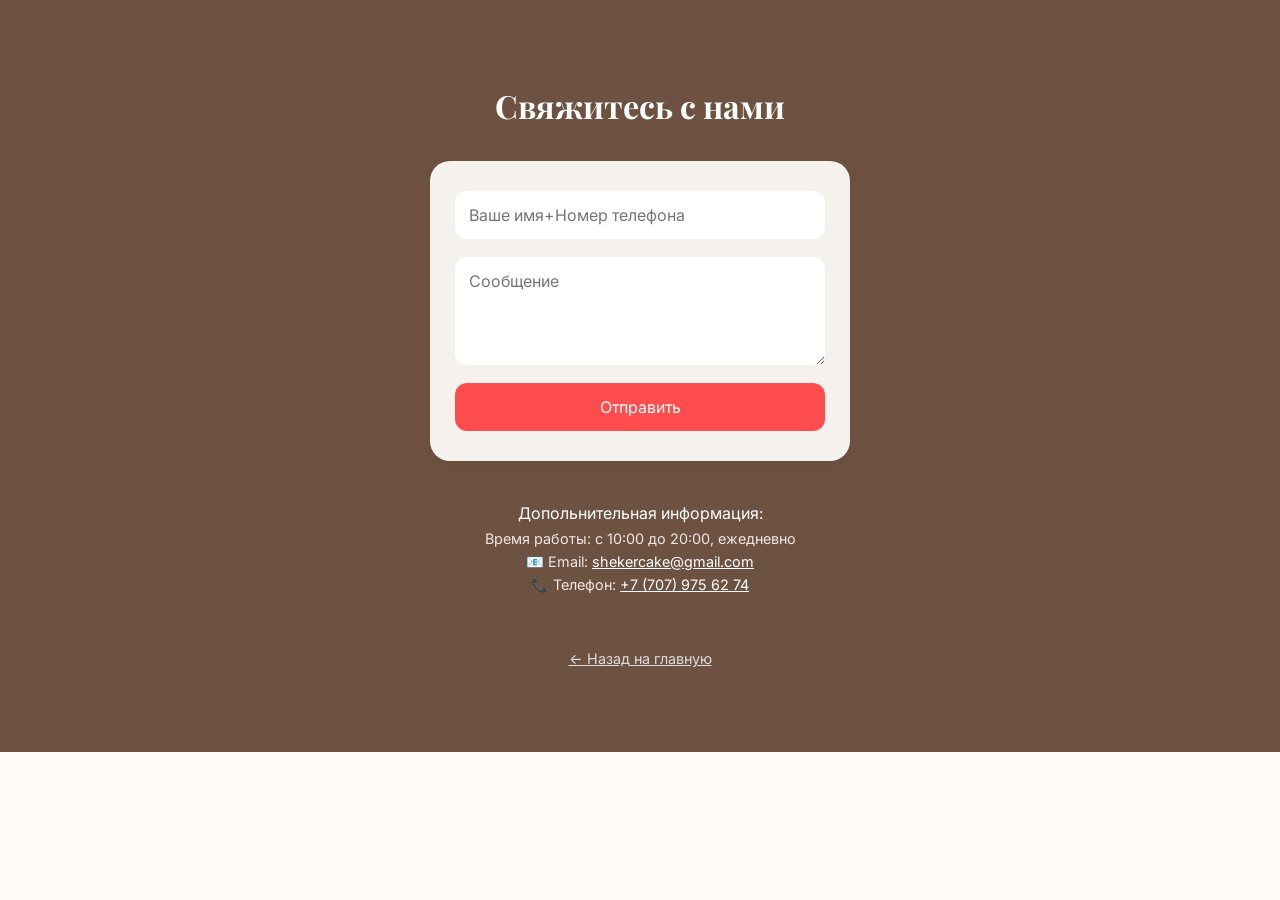
<file: projectNA4.html>
<!DOCTYPE html>
<html lang="ru">
<head>
  <meta charset="UTF-8" />
  <meta name="viewport" content="width=device-width, initial-scale=1.0"/>
  <title>Свяжитесь с нами — Кондитерская Шекер</title>
  <link href="https://fonts.googleapis.com/css2?family=Inter:wght@400;500&family=Playfair+Display:wght@500&display=swap" rel="stylesheet">
  <style>
    * {
      box-sizing: border-box;
      margin: 0;
      padding: 0;
    }

    body {
      font-family: 'Inter', sans-serif;
      background-color: #fdfaf8;
      color: #6d5241;
      line-height: 1.6;
    }

    h2 {
      font-family: 'Playfair Display', serif;
      font-size: 30px;
      margin-bottom: 30px;
    }

    #contacts {
      padding: 60px 20px;
      text-align: center;
    }

    form {
      max-width: 500px;
      margin: 0 auto;
      background: #f5f1ed;
      padding: 30px 25px;
      border-radius: 20px;
      box-shadow: 0 5px 15px rgba(0, 0, 0, 0.05);
      display: flex;
      flex-direction: column;
      gap: 15px;
    }

    input, textarea {
      padding: 12px 15px;
      border-radius: 10px;
      border: 1px solid #e2d6cd;
      font-size: 16px;
      font-family: 'Inter', sans-serif;
    }

    button {
      padding: 12px;
      border: none;
      border-radius: 10px;
      background-color: #6d5241;
      color: white;
      font-size: 16px;
      font-family: 'Inter', sans-serif;
      cursor: pointer;
      transition: background 0.3s ease;
    }

    button:hover {
      background-color: #5a4236;
    }

    .social-links {
      margin-top: 40px;
    }

    .social-links p {
      font-size: 15px;
      margin-bottom: 10px;
    }

    .social-links a {
      margin: 0 10px;
      color: #6d5241;
      text-decoration: none;
      font-weight: 500;
      transition: color 0.3s ease;
    }

    .social-links a:hover {
      color: #a87c65;
    }
  </style>
</head>
<body>


<section id="contacts" style="padding: 80px 20px; text-align: center; background-color: #6d5241; color: white; font-family: 'Inter', sans-serif;">
  <h2 class="fade-in" style="font-size: 2rem; margin-bottom: 30px;">Свяжитесь с нами</h2>

  <form id="tg-form" class="fade-in" style="max-width: 420px; margin: 0 auto; display: flex; flex-direction: column; gap: 18px;">
    <input type="text" name="name" placeholder="Ваше имя+Номер телефона" required style="padding: 14px; border-radius: 12px; border: none; font-size: 1rem;">
    <textarea name="message" rows="4" placeholder="Сообщение" required style="padding: 14px; border-radius: 12px; border: none; font-size: 1rem;"></textarea>
    <button type="submit" style="padding: 14px; border: none; border-radius: 12px; background-color: #ff4d4d; color: white; font-size: 1rem; cursor: pointer;">Отправить</button>
  </form>

  <div class="fade-in" style="margin-top: 40px;">
    <p>Допольнительная информация:</p>

    <p style="font-size: 0.9rem; color: #f0e6e6;">Время работы: с 10:00 до 20:00, ежедневно</p>
    <p style="font-size: 0.9rem; color: #f0e6e6;">📧 Email: <a href="sdfghjk" style="color: #fff;">shekercake@gmail.com</a></p>
    <p style="font-size: 0.9rem; color: #f0e6e6;">📞 Телефон: <a href="tel:+7 (707) 975 62 74" style="color: #fff;">+7 (707) 975 62 74</a></p>
  </div>

  <div class="fade-in" style="margin-top: 50px;">
    <a href="index.html" style="color: #ddd; text-decoration: underline; font-size: 0.9rem;">← Назад на главную</a>
  </div>
</section>

<style>
  .fade-in {
    opacity: 0;
    transform: translateY(20px);
    animation: fadeInUp 0.6s forwards;
  }

  @keyframes fadeInUp {
    to {
      opacity: 1;
      transform: translateY(0);
    }
  }

  button:hover {
    background-color: #e63946;
  }
</style>

<script>
  const token = "7974867215:AAHr6GD4HXOX47O9HiPqwcV-IqxaRH4ZTGo";
  const chatId = "7836855215"; 
  const form = document.getElementById("tg-form");

  form.addEventListener("submit", async function (e) {
    e.preventDefault();

    const name = form.name.value;
    const message = form.message.value;

    const text = `📩 Новое сообщение с сайта:\n\n👤 Имя: ${name}\n💬 Сообщение:\n${message}`;

    const url = `https://api.telegram.org/bot${token}/sendMessage`;

    try {
      const response = await fetch(url, {
        method: "POST",
        headers: { "Content-Type": "application/json" },
        body: JSON.stringify({
          chat_id: chatId,
          text: text,
        }),
      });

      if (response.ok) {
        alert("Сообщение отправлено!");
        form.reset();
      } else {
        alert("Ошибка отправки.");
      }
    } catch (error) {
      alert("Ошибка соединения.");
    }
  });
</script>
</body>
</html>
</file>
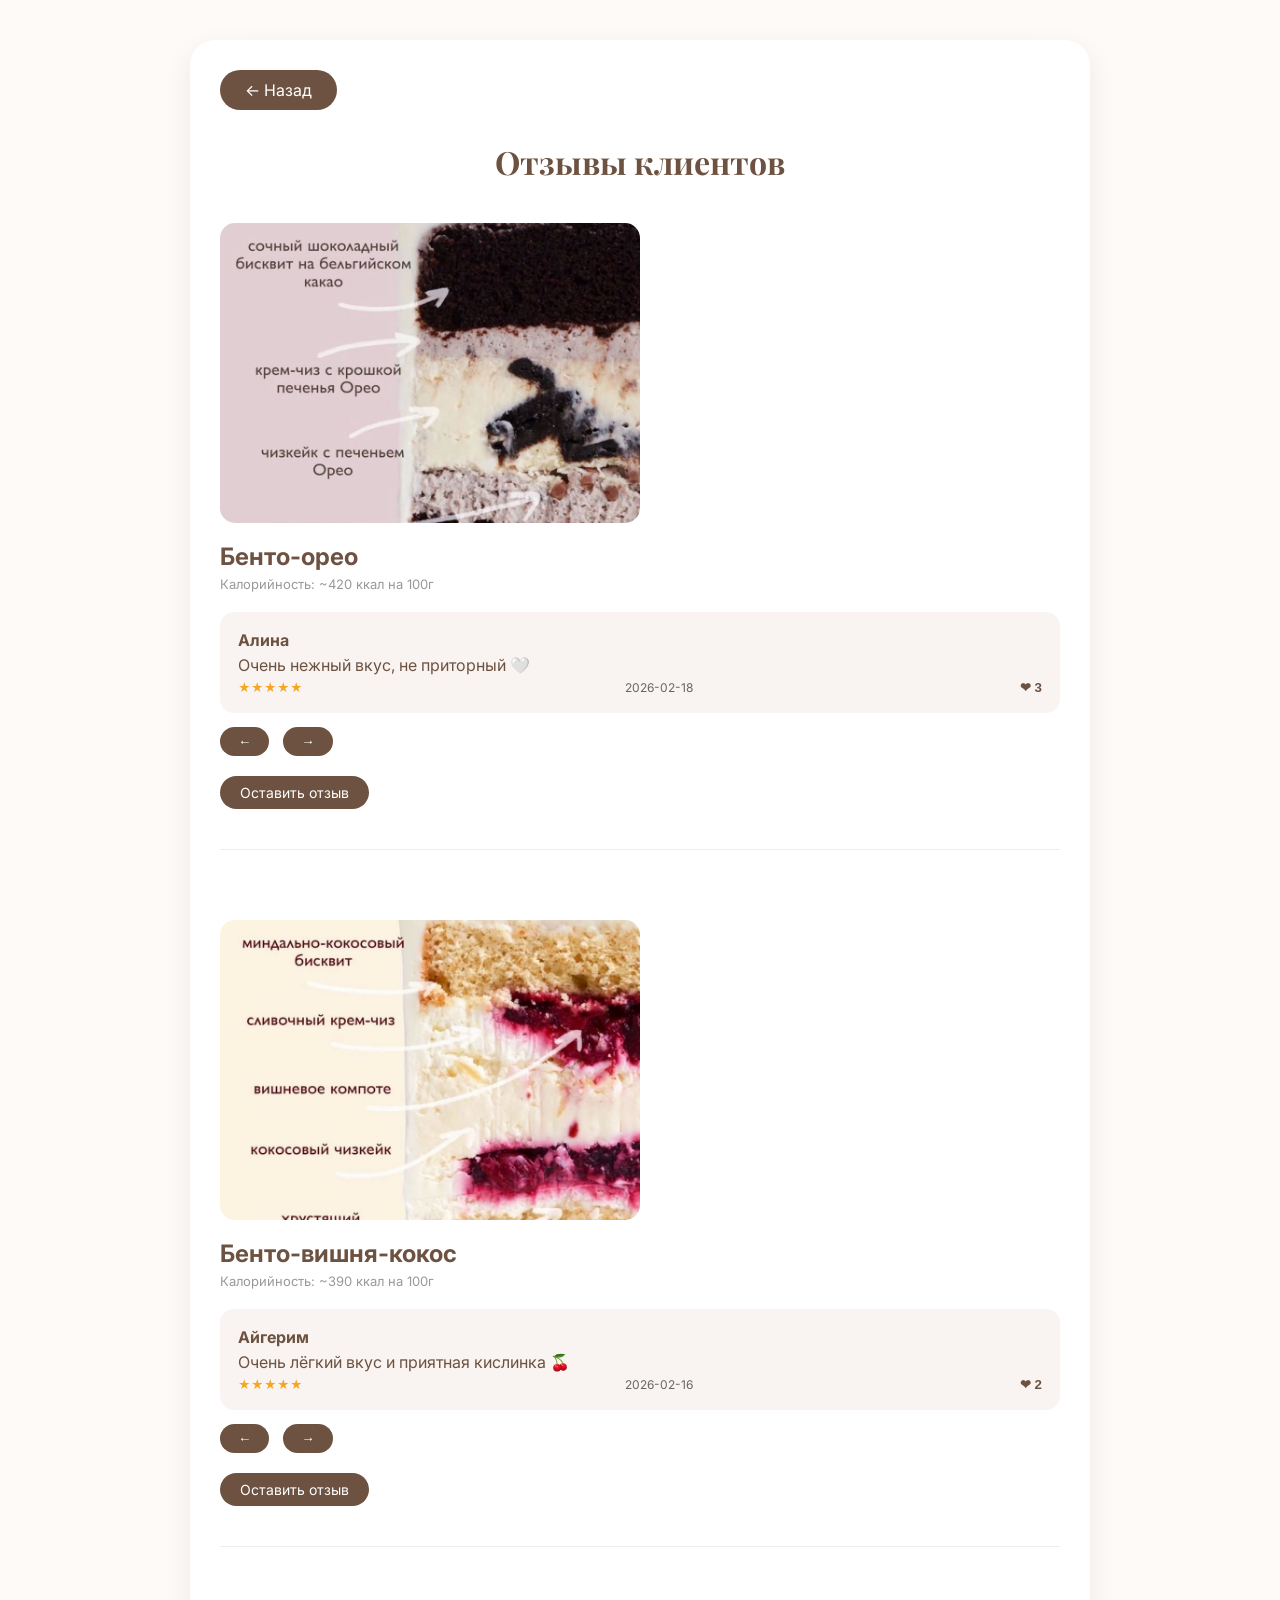
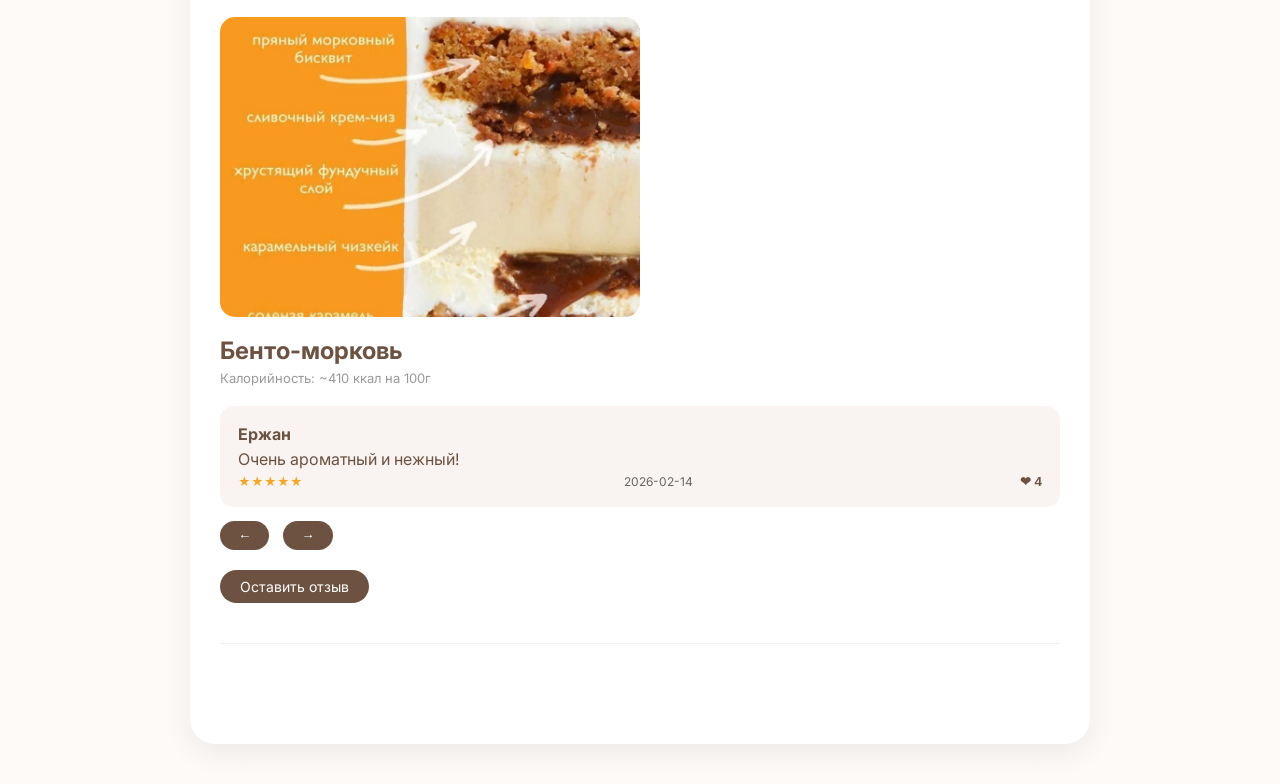
<file: reviews.html>
<!DOCTYPE html>
<html lang="ru">
<head>
<meta charset="UTF-8">
<meta name="viewport" content="width=device-width, initial-scale=1.0">
<title>Отзывы — Шекер</title>
<link href="https://fonts.googleapis.com/css2?family=Inter:wght@400;500&family=Playfair+Display:wght@600&display=swap" rel="stylesheet">
<style>
*{margin:0; padding:0; box-sizing:border-box;}
body{font-family:'Inter',sans-serif; background:#fdfaf8; color:#6d5241;}
.wrapper{max-width:900px; margin:40px auto; padding:30px; background:white; border-radius:25px; box-shadow:0 10px 30px rgba(0,0,0,0.07);}
h1{ text-align:center; margin-bottom:40px; font-family:'Playfair Display', serif;}
.back-btn{ display:inline-block; margin-bottom:30px; color:white; background:#6d5241; padding:10px 25px; border-radius:25px; text-decoration:none;}
.filling{margin-bottom:70px; padding-bottom:40px; border-bottom:1px solid #eee;}
.filling img{ width:50%; max-height:300px; object-fit:cover; border-radius:15px;}
.filling h2{ margin:15px 0 5px;}
.calories{ font-size:13px; color:#999; margin-bottom:20px;}
.reviews-container{margin-bottom:10px;}
.review-box{ background:#f9f4f1; padding:18px; border-radius:14px; margin-bottom:14px; display:none; animation:fade 0.4s ease; position:relative;}
.review-box.active{ display:block; }
.review-name{ font-weight:bold; margin-bottom:5px;}
.review-meta{ font-size:12px; color:#666; margin-top:5px; display:flex; justify-content:space-between; align-items:center;}
.review-stars{ color:#f5a623; }
.like-btn{
  cursor:pointer;
  background:none;
  border:none;
  color:#6d5241;
  font-weight:bold;
  margin-left:5px;
  position:relative;
  transition: color 0.2s;
}
.like-btn:hover{ color:red; }
.like-btn::after{
  content:'Нравится';
  font-size:10px;
  color:#fff;
  background:#6d5241;
  padding:2px 5px;
  border-radius:5px;
  position:absolute;
  top:-20px;
  right:0;
  opacity:0;
  pointer-events:none;
  transition:opacity 0.2s;
}
.like-btn:hover::after{ opacity:1; }

.buttons{ margin-top:10px;}
.buttons button{ background:#6d5241; color:white; border:none; padding:7px 18px; border-radius:20px; cursor:pointer; margin-right:10px;}
.add-review-btn{ margin-top:20px; display:inline-block; background:#6d5241; color:white; padding:8px 20px; border-radius:20px; cursor:pointer; font-size:14px;}
.review-form{ margin-top:15px; display:none;}
.review-form input, .review-form textarea, .review-form select{ width:100%; padding:8px; margin-bottom:10px; border-radius:10px; border:1px solid #ddd; font-family:'Inter',sans-serif;}
.review-form button{ background:#6d5241; color:white; border:none; padding:8px 20px; border-radius:20px; cursor:pointer;}
@keyframes fade{ from{opacity:0; transform:translateY(10px);} to{opacity:1; transform:translateY(0);} }
</style>
</head>
<body>
<div class="wrapper">

<a href="index.html" class="back-btn">← Назад</a>
<h1>Отзывы клиентов</h1>

<!-- Орео -->
<div class="filling" id="oreo">
  <img src="oreo.jpeg">
  <h2>Бенто-орео</h2>
  <div class="calories">Калорийность: ~420 ккал на 100г</div>
  <div class="reviews-container"></div>
  <div class="buttons">
    <button onclick="prevReview(this)">←</button>
    <button onclick="nextReview(this)">→</button>
  </div>
  <div class="add-review-btn" onclick="toggleForm(this)">Оставить отзыв</div>
  <div class="review-form">
    <input type="text" placeholder="Ваше имя">
    <textarea placeholder="Ваш отзыв"></textarea>
    <label>Рейтинг: 
      <select class="rating-select">
        <option value="1">★☆☆☆☆</option>
        <option value="2">★★☆☆☆</option>
        <option value="3">★★★☆☆</option>
        <option value="4">★★★★☆</option>
        <option value="5" selected>★★★★★</option>
      </select>
    </label>
    <button onclick="saveReview(this,'oreo')">Сохранить</button>
  </div>
</div>

<!-- Вишня -->
<div class="filling" id="cherry">
  <img src="cherry.jpeg">
  <h2>Бенто-вишня-кокос</h2>
  <div class="calories">Калорийность: ~390 ккал на 100г</div>
  <div class="reviews-container"></div>
  <div class="buttons">
    <button onclick="prevReview(this)">←</button>
    <button onclick="nextReview(this)">→</button>
  </div>
  <div class="add-review-btn" onclick="toggleForm(this)">Оставить отзыв</div>
  <div class="review-form">
    <input type="text" placeholder="Ваше имя">
    <textarea placeholder="Ваш отзыв"></textarea>
    <label>Рейтинг: 
      <select class="rating-select">
        <option value="1">★☆☆☆☆</option>
        <option value="2">★★☆☆☆</option>
        <option value="3">★★★☆☆</option>
        <option value="4">★★★★☆</option>
        <option value="5" selected>★★★★★</option>
      </select>
    </label>
    <button onclick="saveReview(this,'cherry')">Сохранить</button>
  </div>
</div>

<!-- Морковь -->
<div class="filling" id="carrot">
  <img src="carrot.jpeg">
  <h2>Бенто-морковь</h2>
  <div class="calories">Калорийность: ~410 ккал на 100г</div>
  <div class="reviews-container"></div>
  <div class="buttons">
    <button onclick="prevReview(this)">←</button>
    <button onclick="nextReview(this)">→</button>
  </div>
  <div class="add-review-btn" onclick="toggleForm(this)">Оставить отзыв</div>
  <div class="review-form">
    <input type="text" placeholder="Ваше имя">
    <textarea placeholder="Ваш отзыв"></textarea>
    <label>Рейтинг: 
      <select class="rating-select">
        <option value="1">★☆☆☆☆</option>
        <option value="2">★★☆☆☆</option>
        <option value="3">★★★☆☆</option>
        <option value="4">★★★★☆</option>
        <option value="5" selected>★★★★★</option>
      </select>
    </label>
    <button onclick="saveReview(this,'carrot')">Сохранить</button>
  </div>
</div>

<script>
document.addEventListener("DOMContentLoaded", function(){
  const initialData = {
    "oreo":[
      {name:"Алина",text:"Очень нежный вкус, не приторный 🤍",rating:5,date:"2026-02-18",likes:3},
      {name:"Дамир",text:"Заказывал девушке — сказала лучший бенто!",rating:4,date:"2026-02-17",likes:1}
    ],
    "cherry":[
      {name:"Айгерим",text:"Очень лёгкий вкус и приятная кислинка 🍒",rating:5,date:"2026-02-16",likes:2},
      {name:"Руслан",text:"Идеальный баланс сладкого и кислого!",rating:4,date:"2026-02-15",likes:1}
    ],
    "carrot":[
      {name:"Ержан",text:"Очень ароматный и нежный!",rating:5,date:"2026-02-14",likes:4},
      {name:"Диана",text:"Совсем не чувствуется морковь — вкус супер!",rating:4,date:"2026-02-13",likes:2}
    ]
  };

  function initReviews(id){
    const filling = document.getElementById(id);
    const container = filling.querySelector('.reviews-container');
    let saved = JSON.parse(localStorage.getItem(id)) || initialData[id] || [];
    container.innerHTML='';
    saved.forEach(r => addReview(container,r));
    setActive(container,0);
  }

  function addReview(container,r){
    const div = document.createElement('div');
    div.className="review-box";
    div.innerHTML=`
      <div class="review-name">${r.name}</div>
      <div>${r.text}</div>
      <div class="review-meta">
        <span class="review-stars">${'★'.repeat(r.rating)+'☆'.repeat(5-r.rating)}</span>
        <span>${r.date}</span>
        <span><button class="like-btn" onclick="likeReview(this)">❤ ${r.likes||0}</button></span>
      </div>
    `;
    container.appendChild(div);
  }

  function setActive(container,index){
    const reviews = container.querySelectorAll('.review-box');
    reviews.forEach(r=>r.classList.remove('active'));
    if(reviews[index]) reviews[index].classList.add('active');
  }

  window.nextReview=function(btn){
    const filling=btn.closest('.filling');
    const reviews=filling.querySelectorAll('.review-box');
    let index=[...reviews].findIndex(r=>r.classList.contains('active'));
    reviews[index].classList.remove('active');
    index=(index+1)%reviews.length;
    reviews[index].classList.add('active');
  }

  window.prevReview=function(btn){
    const filling=btn.closest('.filling');
    const reviews=filling.querySelectorAll('.review-box');
    let index=[...reviews].findIndex(r=>r.classList.contains('active'));
    reviews[index].classList.remove('active');
    index=(index-1+reviews.length)%reviews.length;
    reviews[index].classList.add('active');
  }

  window.toggleForm=function(btn){
    const filling=btn.closest('.filling');
    const form=filling.querySelector('.review-form');
    btn.style.display="none";
    form.style.display="block";
  }

  window.saveReview = function(btn, id) {
  const filling = btn.closest('.filling');
  const form = filling.querySelector('.review-form');
  const container = filling.querySelector('.reviews-container');
  const addBtn = filling.querySelector('.add-review-btn');

  const name = form.querySelector('input').value.trim();
  const text = form.querySelector('textarea').value.trim();
  const rating = parseInt(form.querySelector('.rating-select').value);
  if (!name || !text) return alert("Заполните все поля");

  const date = new Date().toISOString().split('T')[0];
  const saved = JSON.parse(localStorage.getItem(id)) || [];
  const newReview = { name, text, rating, date, likes: 0 };
  saved.push(newReview);
  localStorage.setItem(id, JSON.stringify(saved));

  // Добавляем отзыв в DOM
  const div = document.createElement('div');
  div.className = "review-box active";
  div.innerHTML = `
    <div class="review-name">${newReview.name}</div>
    <div>${newReview.text}</div>
    <div class="review-meta">
      <span class="review-stars">${'★'.repeat(rating)+'☆'.repeat(5-rating)}</span>
      <span>${date}</span>
      <span><button class="like-btn" onclick="likeReview(this)">❤ 0</button></span>
    </div>
  `;
  // Скрываем предыдущий активный
  container.querySelectorAll('.review-box').forEach(r => r.classList.remove('active'));
  container.appendChild(div);

  // Скрываем форму и возвращаем кнопку
  setTimeout(() => {
    form.style.display = "none";
    addBtn.style.display = "inline-block";
  }, 0);

  form.reset();
};


  window.likeReview=function(btn){
    const filling=btn.closest('.filling');
    const container=filling.querySelector('.reviews-container');
    const index=[...container.querySelectorAll('.review-box')].findIndex(r=>r.contains(btn));
    const id=filling.id;
    const saved=JSON.parse(localStorage.getItem(id))||[];
    saved[index].likes=(saved[index].likes||0)+1;
    localStorage.setItem(id,JSON.stringify(saved));
    btn.innerText=`❤ ${saved[index].likes}`;
    btn.style.color='red';
  }

  initReviews('oreo');
  initReviews('cherry');
  initReviews('carrot');
});
</script>
</div>
</body>
</html>
</file>
<file: main.css>
*{ box-sizing:border-box; margin:0; padding:0; }

body{
  font-family:'Inter',sans-serif;
  background:#fdfaf8;
  color:#6d5241;
  overflow-x:hidden;
  scroll-behavior:smooth;
}

.wrapper{
  max-width:1200px;
  margin:40px auto;
  padding:20px;
  border-radius:25px;
  background:white;
  box-shadow:0 10px 30px rgba(0,0,0,0.07);
  overflow:hidden;
  position:relative;
  z-index:1;
}

header{ background:white; text-align:center; padding:10px 0; }

.hero{
  background:#6d5241;
  border-radius:15px;
  padding:40px 20px;
  margin-top:30px;
  color:white;
  text-align:center;
}

.hero h1{
  font-family:'Playfair Display',serif;
  font-size:42px;
  font-weight:600;
  margin-bottom:20px;
  letter-spacing:1px;
}

nav a{
  color:white;
  margin:0 20px;
  text-decoration:none;
  font-size:18px;
  font-weight:500;
  transition:all .3s;
}
nav a:hover{ text-decoration:underline; }

.hero-text{
  max-width:700px;
  margin:60px auto 40px;
  padding:30px 25px;
  background:#f5f1ed;
  border-radius:20px;
  font-size:17px;
  line-height:1.7;
  color:#6d5241;
  box-shadow:0 5px 15px rgba(0,0,0,0.05);
}
.hero-text p{ margin-bottom:16px; }
.hero-text h2{
  font-family:'Playfair Display',serif;
  font-size:30px;
  margin-bottom:20px;
  text-align:center;
}

#catalog{ margin-top:60px; }
h1.catalog-title{
  text-align:center;
  font-size:32px;
  margin:30px 0;
  font-family:'Playfair Display',serif;
}

.info-text{
  font-size:14px;
  color:#666;
  text-align:center;
  margin:10px 20px 30px;
}
.info-text.light{ color:#666666a4; }

.product-grid{
  display:grid;
  grid-template-columns:repeat(auto-fit,minmax(250px,1fr));
  gap:30px;
}

.product-card{
  background:#fff;
  padding:20px;
  border-radius:15px;
  text-align:center;
  box-shadow:0 2px 8px rgba(0,0,0,0.05);
  border:1px solid #e8dcd4;
  transition:transform .3s;
  cursor:pointer;
}
.product-card:hover{ transform:translateY(-10px); }

.product-card img{
  width:100%;
  height:300px;
  object-fit:cover;
  border-radius:10px;
}

.product-name{
  font-size:20px;
  margin:15px 0 10px;
  color:#3b3028;
}

.product-price{
  font-weight:bold;
  color:#3b3028;
  font-size:18px;
}

.cake-info-box{
  max-width:500px;
  margin:40px auto;
  padding:25px 20px;
  background:#f5f1ed;
  border-radius:16px;
  text-align:center;
  font-size:15px;
  color:#6d5241;
  box-shadow:0 4px 12px rgba(0,0,0,0.08);
  line-height:1.6;
}

footer{
  background:#654e3e;
  color:white;
  text-align:center;
  padding:15px;
  border-radius:15px;
  margin-top:50px;
  font-size:14px;
}

/* === CITY MODAL === */
.modal{
  position:fixed;
  top:0; left:0; right:0; bottom:0;
  background:rgba(0,0,0,0.5);
  display:flex;
  align-items:center;
  justify-content:center;
  z-index:9999;
}
.modal-content{
  background:white;
  padding:30px 40px;
  border-radius:12px;
  max-width:400px;
  width:90%;
  text-align:center;
}
.modal-content h2{ margin-bottom:20px; font-size:22px; }
.modal-content select{
  padding:10px;
  font-size:16px;
  border-radius:8px;
  border:1px solid #ccc;
  width:100%;
  margin-bottom:20px;
}
.modal-content button{
  background:#6d5241;
  color:white;
  padding:10px 20px;
  border:none;
  border-radius:8px;
  font-size:16px;
  cursor:pointer;
}
.modal-content button:hover{ background:#5a4032; }

.city-message{
  position:fixed;
  top:30px;
  left:50%;
  transform:translateX(-50%);
  background:#fff0e8;
  padding:15px 25px;
  border-radius:12px;
  box-shadow:0 4px 10px rgba(0,0,0,0.1);
  font-size:20px;
  font-weight:500;
  opacity:0;
  z-index:10000;
  transition:all .8s ease;
  display:none;
}
.city-message.show{ opacity:1; display:block; }
.city-message.hide{ opacity:0; }
 /* ТОРТИКИ */
    .cake-left, .cake-right {
      position: fixed;
      font-size: 28px;
      animation: falling 6s linear infinite;
      z-index: 0;
      pointer-events: none;
    }

    .cake-left { left: 5vw; top: -50px; }
    .cake-right { right: 5vw; top: -50px; }
    .delay1 { left: 15vw; animation-delay: 1s; }
    .delay2 { right: 15vw; animation-delay: 2s; }
    .delay3 { left: 25vw; animation-delay: 3s; }
    .delay4 { right: 25vw; animation-delay: 4s; }

    @keyframes falling {
      0% { transform: translateY(-50px) rotate(0deg); opacity: 0; }
      10% { opacity: 1; }
      50% { transform: translateY(50vh) rotate(180deg); opacity: 1; }
      100% { transform: translateY(110vh) rotate(360deg); opacity: 0; }
    }
    .size-3d-preview{
  margin: 30px auto 10px;
}

.size-3d-box{
  background: linear-gradient(135deg, #f5f1ed, #fffaf7);
  border: 1px solid #e8dcd4;
  border-radius: 22px;
  padding: 32px 24px;
  box-shadow: 0 8px 20px rgba(0,0,0,0.05);
  text-align: center;
}

.size-3d-text h2{
  font-family:'Playfair Display',serif;
  font-size: 30px;
  color: #5b4335;
  margin-bottom: 14px;
}

.size-3d-text p{
  max-width: 760px;
  margin: 0 auto 22px;
  font-size: 16px;
  line-height: 1.7;
  color: #6d5241;
}

.size-3d-btn{
  display: inline-block;
  background: #6d5241;
  color: #fff;
  text-decoration: none;
  padding: 14px 28px;
  border-radius: 999px;
  font-size: 16px;
  font-weight: 600;
  transition: all .3s ease;
  box-shadow: 0 6px 16px rgba(109,82,65,0.18);
}

.size-3d-btn:hover{
  background: #5b4335;
  transform: translateY(-2px);
}
</file>
<file: profile.css>
.hidden{ display:none !important; }

/* sidebar */
#shekerSidebar{
  position:fixed;
  right:18px;
  top:18px;
  z-index:12000;
  display:flex;
  flex-direction:column;
  align-items:flex-end;
  gap:10px;
  font-family:'Inter',sans-serif;
}
#shekerBurger{
  width:52px; height:52px;
  border-radius:16px;
  border:1px solid #e8dcd4;
  background:#fff;
  box-shadow:0 8px 25px rgba(0,0,0,0.12);
  color:#6d5241;
  font-size:22px;
  cursor:pointer;
}
#shekerMenu{
  width:220px;
  background:#fff;
  border:1px solid #e8dcd4;
  border-radius:18px;
  box-shadow:0 10px 30px rgba(0,0,0,0.14);
  padding:10px;
  display:flex;
  flex-direction:column;
  gap:8px;
}
#shekerMenu button{
  width:100%;
  text-align:left;
  padding:10px 12px;
  border-radius:14px;
  border:none;
  background:#f5f1ed;
  color:#6d5241;
  cursor:pointer;
  font-size:14px;
}
#shekerMenu button:hover{ background:#efe6df; }
#shekerMenu .danger{ background:#fff0e8; }

/* prompt */
#shekerAuthPrompt{
  position:fixed;
  inset:0;
  background:rgba(0,0,0,0.35);
  z-index:11000;
  display:flex;
  align-items:center;
  justify-content:center;
  padding:20px;
}
#shekerAuthPrompt .box{
  width:min(520px,95vw);
  background:#fff;
  border-radius:20px;
  border:1px solid #e8dcd4;
  box-shadow:0 15px 40px rgba(0,0,0,0.18);
  padding:22px 20px;
  text-align:center;
}
#shekerAuthPrompt .title{
  font-family:'Playfair Display',serif;
  font-size:22px;
  color:#6d5241;
  margin-bottom:10px;
}
#shekerAuthPrompt .text{
  font-size:14px;
  line-height:1.6;
  color:#6d5241;
  opacity:.9;
  margin-bottom:16px;
}
#shekerAuthPrompt button{
  background:#6d5241;
  color:#fff;
  border:none;
  padding:10px 26px;
  border-radius:999px;
  cursor:pointer;
}
#shekerAuthPrompt button:hover{ background:#5a4032; }

/* modal */
#shekerAuthModal{
  position:fixed;
  inset:0;
  background:rgba(0,0,0,0.45);
  z-index:11500;
  display:flex;
  align-items:center;
  justify-content:center;
  padding:20px;
}
.sheker-auth-window{
  width:min(620px,96vw);
  background:#fff;
  border-radius:22px;
  border:1px solid #e8dcd4;
  box-shadow:0 18px 50px rgba(0,0,0,0.2);
  padding:18px 18px 16px;
}

.modalHead{
  display:flex;
  justify-content:space-between;
  align-items:center;
  margin-bottom:12px;
}
.modalTitle{
  font-family:'Playfair Display',serif;
  font-size:22px;
  color:#6d5241;
}
.headBtns{ display:flex; gap:10px; }
.iconBtn{
  width:40px; height:40px;
  border-radius:12px;
  border:1px solid #e8dcd4;
  background:#fff;
  cursor:pointer;
  color:#6d5241;
}

/* view */
.profileView{
  margin-top:8px;
  background:#f5f1ed;
  border:1px solid #e8dcd4;
  border-radius:18px;
  padding:14px;
}
.profileView .row{
  display:flex;
  justify-content:space-between;
  gap:14px;
  padding:10px;
  border-radius:14px;
  background:#fff;
  border:1px solid #efe6df;
  margin-bottom:10px;
}
.profileView .k{ font-size:13px; opacity:.75; }
.profileView .v{ font-size:14px; font-weight:500; text-align:right; }

/* edit */
.profileEdit{ margin-top:10px; }
.grid{
  display:grid;
  grid-template-columns:1fr 1fr;
  gap:12px;
}
@media (max-width:560px){
  .grid{ grid-template-columns:1fr; }
}
label{
  font-size:13px;
  color:#6d5241;
  display:flex;
  flex-direction:column;
  gap:6px;
}
input{
  padding:10px 12px;
  border-radius:14px;
  border:1px solid #e8dcd4;
  outline:none;
  font-family:'Inter',sans-serif;
}
.actions{ display:flex; justify-content:flex-end; margin-top:12px; }
#shekerSaveAuth{
  background:#6d5241;
  color:#fff;
  border:none;
  padding:10px 22px;
  border-radius:999px;
  cursor:pointer;
}
#shekerSaveAuth:hover{ background:#5a4032; }
.hint{ margin-top:10px; font-size:12px; opacity:.75; }

/* toast */
#shekerToast{
  position:fixed;
  left:50%;
  top:45%;
  transform:translate(-50%,-50%);
  z-index:13000;
  pointer-events:none;
}
#shekerToast .toastText{
  background:#fff;
  border:1px solid #e8dcd4;
  box-shadow:0 12px 40px rgba(0,0,0,0.18);
  border-radius:999px;
  padding:12px 18px;
  color:#6d5241;
  font-weight:500;
}
</file>
